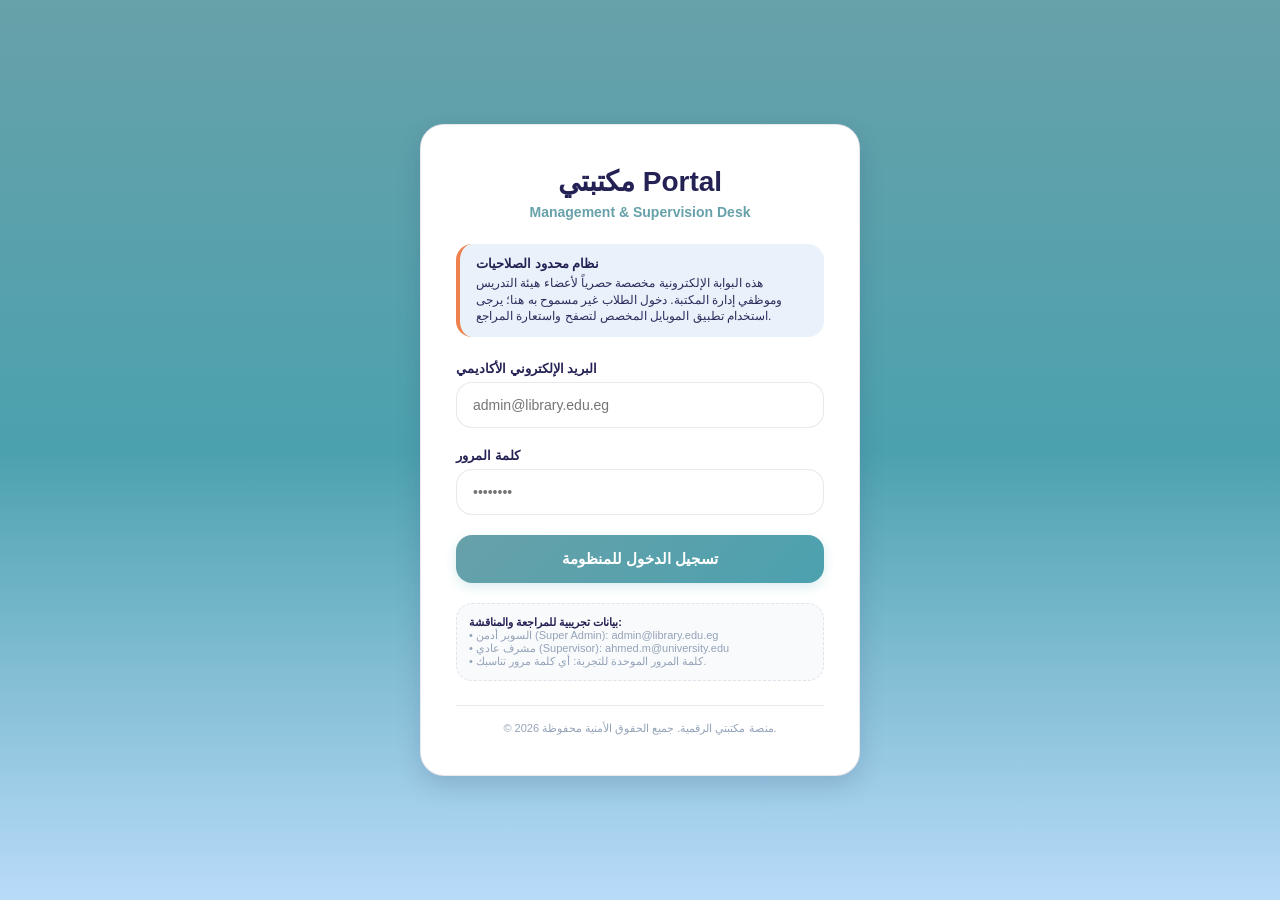
<file: index.html>
<!DOCTYPE html>
<html lang="en">
<head>
    <meta charset="UTF-8">
    <meta name="viewport" content="width=device-width, initial-scale=1.0">
    <title>Maktabti Portal - Login</title>
    <link rel="stylesheet" href="css/variables.css">
    <style>
        * {
            box-sizing: border-box;
            margin: 0;
            padding: 0;
            font-family: 'Segoe UI', Tahoma, Geneva, Verdana, sans-serif;
        }

        body {
            background: var(--gradient-of-screen);
            min-height: 100vh;
            display: flex;
            justify-content: center;
            align-items: center;
            padding: 20px;
        }

        .login-card {
            background-color: var(--auth-form-background);
            width: 100%;
            max-width: 440px;
            border-radius: var(--border-radius-lg);
            box-shadow: 0 10px 25px rgba(36, 34, 84, 0.15);
            padding: 40px 35px;
            border: 1px solid var(--border-color);
        }

        .login-header {
            text-align: center;
            margin-bottom: 24px;
        }

        .login-header h1 {
            color: var(--text-primary);
            font-size: 28px;
            font-weight: 700;
            margin-bottom: 6px;
        }

        .login-header p {
            color: var(--text-secondary);
            font-size: 14px;
            font-weight: 600;
        }

        .guardrail-warning {
            background-color: var(--card-background);
            border-left: 4px solid var(--orange);
            padding: 12px 16px;
            border-radius: var(--border-radius-md);
            margin-bottom: 24px;
        }

        .guardrail-warning h4 {
            color: var(--text-primary);
            font-size: 13px;
            font-weight: 700;
            margin-bottom: 4px;
            text-transform: uppercase;
        }

        .guardrail-warning p {
            color: var(--text-primary);
            font-size: 12px;
            line-height: 1.4;
            opacity: 0.95;
        }

        .form-group {
            margin-bottom: 20px;
        }

        .form-group label {
            display: block;
            color: var(--text-primary);
            font-size: 13px;
            font-weight: 700;
            margin-bottom: 6px;
        }

        .form-group input {
            width: 100%;
            height: 46px;
            background-color: var(--auth-form-background);
            border: 1px solid var(--border-color);
            border-radius: var(--border-radius-md);
            padding: 0 16px;
            color: var(--text-primary);
            font-size: 14px;
            outline: none;
            transition: border-color var(--transition-fast);
        }

        .form-group input:focus {
            border-color: var(--teal);
            box-shadow: 0 0 0 3px rgba(103, 161, 169, 0.15);
        }

        .btn-login {
            width: 100%;
            height: 48px;
            background: var(--primary-gradient);
            border: none;
            border-radius: var(--border-radius-md);
            color: var(--text-white);
            font-size: 15px;
            font-weight: 600;
            cursor: pointer;
            box-shadow: 0 4px 12px rgba(76, 161, 175, 0.2);
            transition: opacity var(--transition-fast);
        }

        .btn-login:hover {
            opacity: 0.95;
        }

        .demo-credentials-hint {
            margin-top: 20px;
            background: #f8fafc;
            border: 1px dashed var(--border-color);
            padding: 12px;
            border-radius: var(--border-radius-md);
            font-size: 11px;
            color: var(--text-hint);
        }

        .demo-credentials-hint strong {
            color: var(--text-primary);
        }

        .login-footer {
            text-align: center;
            margin-top: 24px;
            font-size: 11px;
            color: var(--text-hint);
            border-top: 1px solid var(--border-color);
            padding-top: 16px;
        }
    </style>
</head>
<body>

    <div class="login-card">
        <div class="login-header">
            <h1>مكتبتي Portal</h1>
            <p>Management & Supervision Desk</p>
        </div>

        <div class="guardrail-warning">
            <h4>نظام محدود الصلاحيات</h4>
            <p>هذه البوابة الإلكترونية مخصصة حصرياً لأعضاء هيئة التدريس وموظفي إدارة المكتبة. دخول الطلاب غير مسموح به هنا؛ يرجى استخدام تطبيق الموبايل المخصص لتصفح واستعارة المراجع.</p>
        </div>

        <form id="form-portal-login">
            <div class="form-group">
                <label for="txt-login-email">البريد الإلكتروني الأكاديمي</label>
                <input type="email" id="txt-login-email" placeholder="admin@library.edu.eg" required autocomplete="username">
            </div>

            <div class="form-group">
                <label for="txt-login-password">كلمة المرور</label>
                <input type="password" id="txt-login-password" placeholder="••••••••" required autocomplete="current-password">
            </div>

            <button type="submit" class="btn-login">تسجيل الدخول للمنظومة</button>
        </form>

        <div class="demo-credentials-hint">
            <strong>بيانات تجريبية للمراجعة والمناقشة:</strong><br>
            • السوبر أدمن (Super Admin): admin@library.edu.eg<br>
            • مشرف عادي (Supervisor): ahmed.m@university.edu<br>
            • كلمة المرور الموحدة للتجربة: أي كلمة مرور تناسبك.
        </div>

        <div class="login-footer">
            &copy; 2026 منصة مكتبتي الرقمية. جميع الحقوق الأمنية محفوظة.
        </div>
    </div>

    <!-- Core Database Bootstrap Layer -->
    <script src="js/database.js"></script>
    <script>
        document.getElementById('form-portal-login').addEventListener('submit', function(e) {
            e.preventDefault();
            
            const emailInput = document.getElementById('txt-login-email').value.trim().toLowerCase();
            
            // Query the unified state database engine to find the target profile record
            const accountRecord = MaktabtiDB.data.users.find(u => u.email.toLowerCase() === emailInput);

            if (!accountRecord) {
                alert("خطأ في المصادقة: هذا الحساب غير مسجل ضمن الطاقم الإداري للمكتبة.");
                return;
            }

            if (accountRecord.status === 'blocked' || accountRecord.status === 'inactive') {
                alert("وصول مرفوض: تم تجميد أو حظر هذا الحساب الإداري بواسطة الـ Super Admin لدواعي أمنية.");
                return;
            }

            // Bind matching account record straight into the operational currentSession state matrix
            MaktabtiDB.data.currentSession = {
                id: accountRecord.id,
                name: accountRecord.name,
                email: accountRecord.email,
                role: accountRecord.role
            };
            
            MaktabtiDB.save();
            
            // Divert operational routing paths to dashboard workspace
            window.location.href = 'pages/dashboard.html';
        });
    </script>
</body>
</html>
</file>
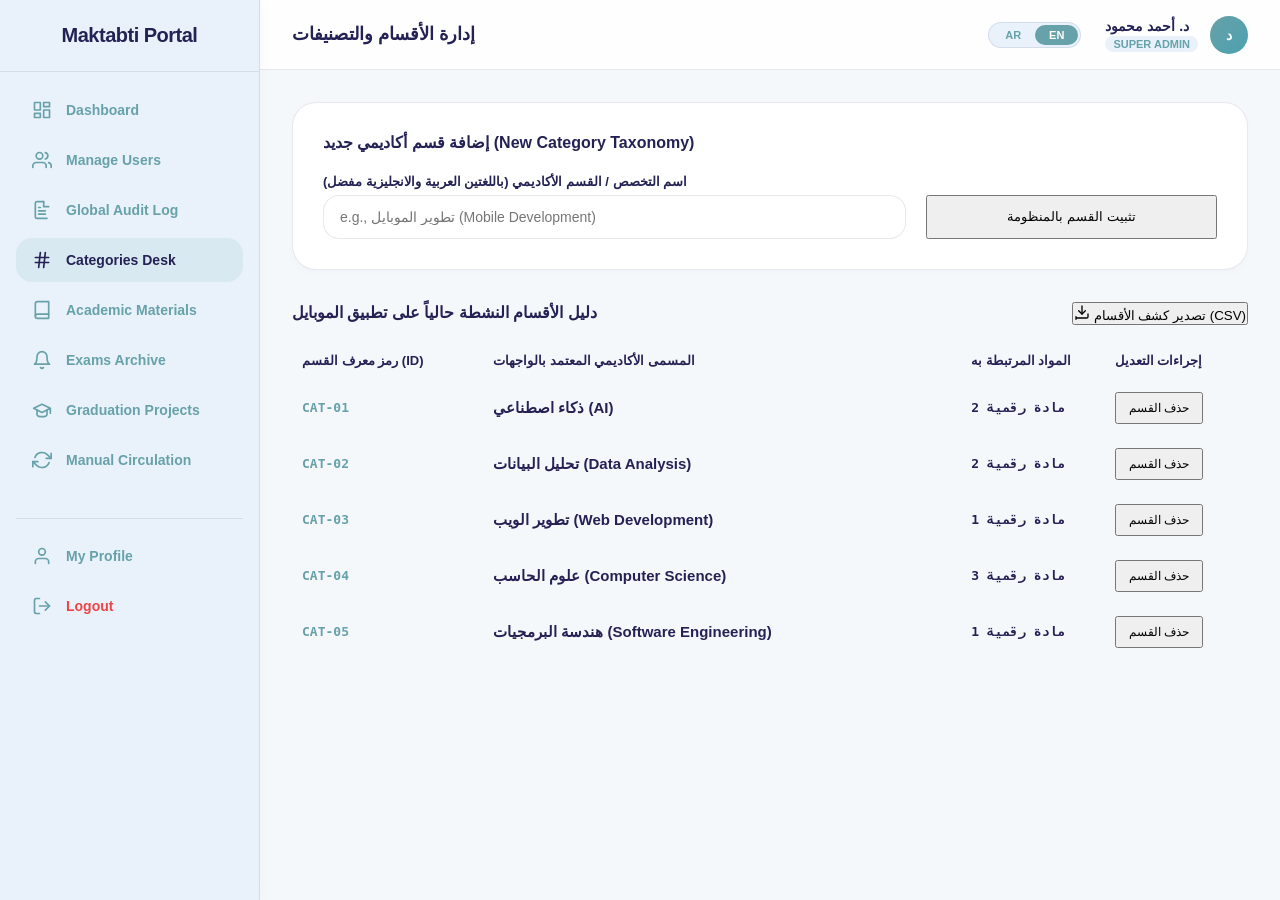
<file: pages/categories.html>
<!DOCTYPE html>
<html lang="en">
<head>
    <meta charset="UTF-8">
    <meta name="viewport" content="width=device-width, initial-scale=1.0">
    <title>إدارة الأقسام والتصنيفات - مكتبتي Portal</title>
    <!-- Core Cascading Stylesheets Import Modules -->
    <link rel="stylesheet" href="../css/variables.css">
    <link rel="stylesheet" href="../css/global.css">
    <link rel="stylesheet" href="../css/components.css">
    <link rel="stylesheet" href="../css/materials.css"> <!-- Reusing form grid layouts -->
</head>
<body>

    <div class="app-wrapper">
        <!-- Sidebar Navigation Element gets injected dynamically here via components.js -->

        <main class="main-content">
            <!-- Topbar Administration Header gets injected dynamically here via components.js -->

            <div class="page-container">
                
                <!-- 1. Unified Category Creation Form Card -->
                <div class="management-form-card">
                    <h3 style="margin-bottom: 20px; color: var(--dark-blue); font-size: 16px;">إضافة قسم أكاديمي جديد (New Category Taxonomy)</h3>
                    <form id="form-add-category">
                        <div class="form-grid-layout" style="grid-template-columns: 2fr 1fr; align-items: flex-end;">
                            <div class="input-field-block">
                                <label for="txt-category-name">اسم التخصص / القسم الأكاديمي (باللغتين العربية والانجليزية مفضل)</label>
                                <input type="text" id="txt-category-name" class="input-element" placeholder="e.g., تطوير الموبايل (Mobile Development)" required>
                            </div>
                            <div class="input-field-block">
                                <button type="submit" class="btn btn-primary" style="width: 100%; height: 44px;">تثبيت القسم بالمنظومة</button>
                            </div>
                        </div>
                    </form>
                </div>

                <!-- 2. Section Subheader Context Grid -->
                <div style="display: flex; align-items: center; justify-content: space-between; margin: 32px 0 16px 0;">
                    <h3 style="font-size: 16px; color: var(--text-primary);">دليل الأقسام النشطة حالياً على تطبيق الموبايل</h3>
                    <button id="btn-export-categories" class="btn btn-secondary">
                        <svg xmlns="http://www.w3.org/2000/svg" width="16" height="16" viewBox="0 0 24 24" fill="none" stroke="currentColor" stroke-width="2" stroke-linecap="round" stroke-linejoin="round"><path d="M21 15v4a2 2 0 0 1-2 2H5a2 2 0 0 1-2-2v4"></path><polyline points="7 10 12 15 17 10"></polyline><line x1="12" y1="15" x2="12" y2="3"></line></svg>
                        تصدير كشف الأقسام (CSV)
                    </button>
                </div>

                <!-- 3. Dynamic Category Management Grid Matrix -->
                <div class="table-responsive-wrapper">
                    <table class="custom-data-table">
                        <thead>
                            <tr>
                                <th style="width: 20%;">رمز معرف القسم (ID)</th>
                                <th style="width: 50%;">المسمى الأكاديمي المعتمد بالواجهات</th>
                                <th style="width: 15%;">المواد المرتبطة به</th>
                                <th style="width: 15%;">إجراءات التعديل</th>
                            </tr>
                        </thead>
                        <tbody id="tbody-categories-ledger">
                            <!-- Injected dynamically by localized DOM scripts below -->
                        </tbody>
                    </table>
                </div>

            </div>
        </main>
    </div>

    <!-- Core Application Dependency Engine Scripts Hooking Layers -->
    <script src="../js/database.js"></script>
    <script src="../js/router.js"></script>
    <script src="../js/components.js"></script>
    
    <!-- Localized Logic Controller for Category Taxonomies Matrix -->
    <script>
        const MaktabtiCategoriesManager = {
            init: function() {
                this.renderCategoriesTable();
                this.bindEvents();
            },

            renderCategoriesTable: function() {
                const tableBody = document.getElementById('tbody-categories-ledger');
                if (!tableBody) return;

                tableBody.innerHTML = '';
                const categories = MaktabtiDB.data.categories;

                if (categories.length === 0) {
                    tableBody.innerHTML = `<tr><td colspan="4" class="text-center" style="color: var(--text-hint); padding: 30px;">لا توجد أقسام مسجلة حالياً بالمنظومة.</td></tr>`;
                    return;
                }

                categories.forEach(cat => {
                    // Compute total associated materials dynamically to safeguard against broken assets references
                    const tiedCount = MaktabtiDB.data.materials.filter(m => m.categories.includes(cat.id)).length;
                    
                    const trRow = document.createElement('tr');
                    trRow.innerHTML = `
                        <td><span style="font-family: monospace; font-weight:700; color: var(--text-secondary);">${cat.id}</span></td>
                        <td><div style="font-weight: 700; color: var(--text-primary); font-size:15px;">${cat.name}</div></td>
                        <td><span style="font-family: monospace; font-weight:700;">${tiedCount} مادة رقمية</span></td>
                        <td>
                            <button class="btn btn-secondary" style="height:32px; padding:0 12px; font-size:12px;" onclick="MaktabtiCategoriesManager.deleteCategory('${cat.id}', ${tiedCount})">حذف القسم</button>
                        </td>
                    `;
                    tableBody.appendChild(trRow);
                });
            },

            deleteCategory: function(id, childCount) {
                // Safeguard Constraint: Block destruction operations if the category contains active digital books
                if (childCount > 0) {
                    alert(`قيد حماية حتمي: لا يمكن حذف هذا القسم لاحتوائه على (${childCount}) من المواد الأكاديمية النشطة. قم بنقل المواد أو حذفها أولاً لتفريغ التصنيف.`);
                    return;
                }

                if (!confirm("هل أنت متأكد من رغبتك في حذف هذا القسم النهائي من سجلات التصنيف بالكامل؟")) return;

                const oldState = MaktabtiDB.data.categories.find(c => c.id === id);
                MaktabtiDB.data.categories = MaktabtiDB.data.categories.filter(c => c.id !== id);
                
                MaktabtiDB.save();
                MaktabtiDB.logAction("حذف قسم أكاديمي", oldState, null);
                
                this.renderCategoriesTable();
            },

            bindEvents: function() {
                const form = document.getElementById('form-add-category');
                if (form) {
                    form.addEventListener('submit', (e) => {
                        e.preventDefault();

                        const inputName = document.getElementById('txt-category-name').value.trim();

                        const newCatPayload = {
                            id: "CAT-" + String(MaktabtiDB.data.categories.length + 1).padStart(2, '0'),
                            name: inputName
                        };

                        MaktabtiDB.data.categories.push(newCatPayload);
                        MaktabtiDB.save();
                        
                        MaktabtiDB.logAction("إنشاء قسم تصنيفي جديد", null, newCatPayload);

                        form.reset();
                        this.renderCategoriesTable();
                        alert("تم إدراج القسم وتحديث الواجهات البرمجة لتطبيق الموبايل فورا.");
                    });
                }

                // Bind CSV Spreadsheet Serialization Trigger
                const exportBtn = document.getElementById('btn-export-categories');
                if (exportBtn) {
                    exportBtn.addEventListener('click', () => {
                        const headers = ["Category ID", "Taxonomy Classification Name"];
                        const rows = MaktabtiDB.data.categories.map(c => [c.id, c.name]);
                        MaktabtiDB.exportToCSV("library_categories_directory", headers, rows);
                    });
                }
            }
        };

        // Bootstrap script routine when structural threads join window scope
        document.addEventListener('DOMContentLoaded', () => {
            MaktabtiCategoriesManager.init();
        });
    </script>
</body>
</html>
</file>
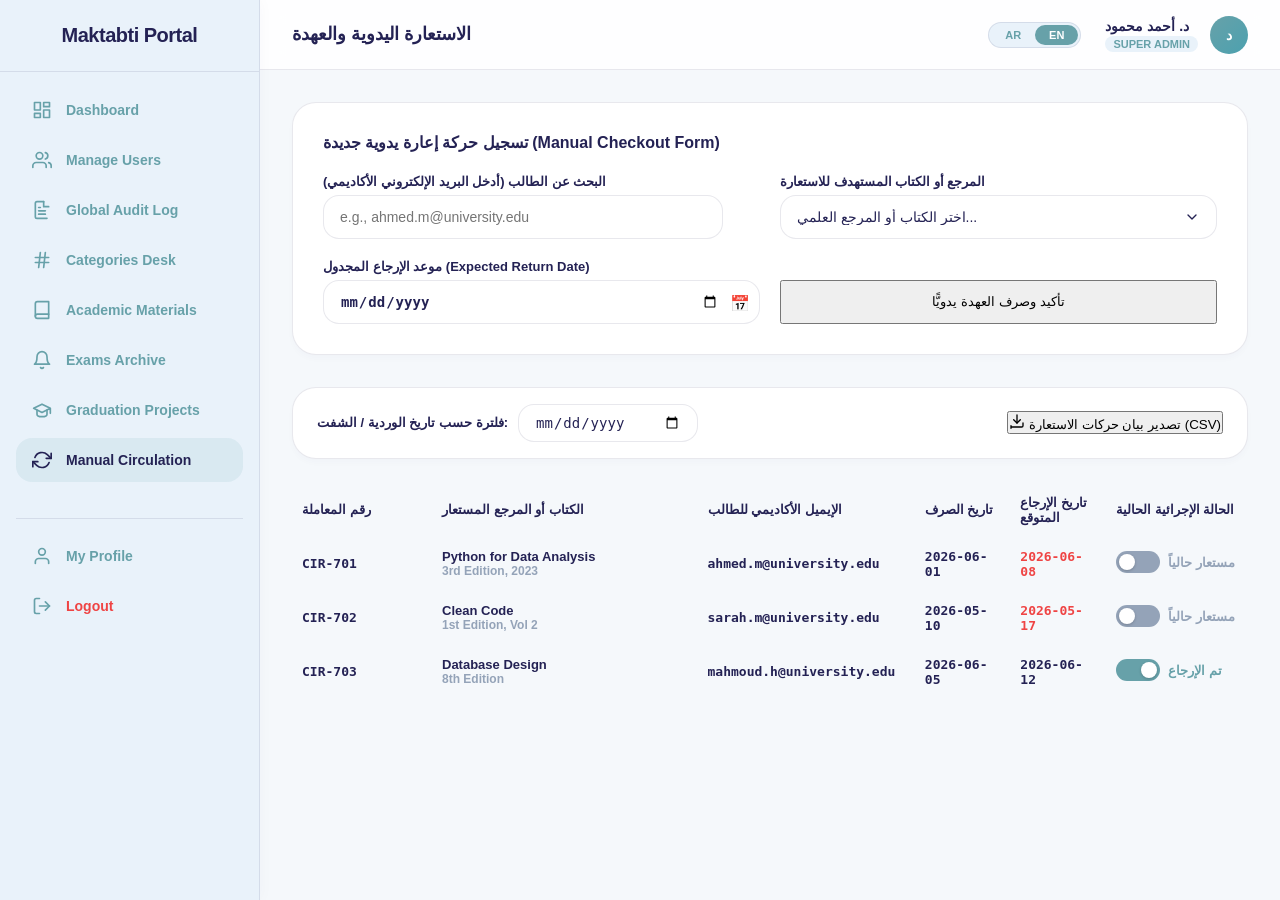
<file: pages/circulation.html>
<!DOCTYPE html>
<html lang="en">
<head>
    <meta charset="UTF-8">
    <meta name="viewport" content="width=device-width, initial-scale=1.0">
    <title>الاستعارة اليدوية والعهدة - مكتبتي Portal</title>
    <!-- Core Cascading Stylesheets Import Modules -->
    <link rel="stylesheet" href="../css/variables.css">
    <link rel="stylesheet" href="../css/global.css">
    <link rel="stylesheet" href="../css/components.css">
    <link rel="stylesheet" href="../css/materials.css"> <!-- Reusing form grid system layouts -->
    <link rel="stylesheet" href="../css/circulation.css">
</head>
<body>

    <div class="app-wrapper">
        <!-- Sidebar Navigation Element gets injected dynamically here via components.js -->

        <main class="main-content">
            <!-- Topbar Administration Header gets injected dynamically here via components.js -->

            <div class="page-container">
                
                <!-- 1. Manual Desk Workspace Control Layout Card -->
                <div class="management-form-card">
                    <h3 style="margin-bottom: 20px; color: var(--dark-blue); font-size: 16px;">تسجيل حركة إعارة يدوية جديدة (Manual Checkout Form)</h3>
                    <form id="form-manual-checkout">
                        <div class="form-grid-layout">
                            
                            <!-- Deterministic Student Academic Email Search Field -->
                            <div class="input-field-block search-lookup-box">
                                <label for="txt-student-lookup">البحث عن الطالب (أدخل البريد الإلكتروني الأكاديمي)</label>
                                <input type="text" id="txt-student-lookup" class="input-element" placeholder="e.g., ahmed.m@university.edu" required autocomplete="off">
                                <!-- Target node for async dropdown autocomplete results matrix -->
                                <div id="div-lookup-results" class="deterministic-lookup-results hidden"></div>
                            </div>

                            <!-- Manual Asset Dropdown Selector List -->
                            <div class="input-field-block">
                                <label for="sel-circulation-book">المرجع أو الكتاب المستهدف للاستعارة</label>
                                <select id="sel-circulation-book" class="input-element select-element" required>
                                    <!-- Populated dynamically by circulation.js engine -->
                                </select>
                            </div>

                            <!-- Manual Expected Return Date Picker -->
                            <div class="input-field-block">
                                <label for="txt-expected-return">موعد الإرجاع المجدول (Expected Return Date)</label>
                                <div class="manual-date-picker-wrapper">
                                    <input type="date" id="txt-expected-return" class="input-element manual-date-input" required>
                                    <span class="calendar-input-icon">📅</span>
                                </div>
                            </div>

                            <div class="input-field-block" style="justify-content: flex-end;">
                                <button type="submit" class="btn btn-primary" style="width: 100%; height: 44px;">تأكيد وصرف العهدة يدويًّا</button>
                            </div>

                        </div>
                    </form>
                </div>

                <!-- 2. Shift Filters & CSV Processing Toolbar -->
                <div class="desk-header-filters" style="margin-top: 32px;">
                    <div style="display: flex; gap: 16px; align-items: center; flex-wrap: wrap;">
                        <div class="input-field-block" style="flex-direction: row; align-items: center; gap: 10px;">
                            <label style="white-space: nowrap; margin: 0; font-weight: 700;">فلترة حسب تاريخ الوردية / الشفت:</label>
                            <input type="date" id="txt-shift-date-filter" class="input-element" style="width: 180px; height: 38px; font-family: monospace;">
                        </div>
                    </div>
                    
                    <button id="btn-export-circulation" class="btn btn-secondary">
                        <svg xmlns="http://www.w3.org/2000/svg" width="16" height="16" viewBox="0 0 24 24" fill="none" stroke="currentColor" stroke-width="2" stroke-linecap="round" stroke-linejoin="round"><path d="M21 15v4a2 2 0 0 1-2 2H5a2 2 0 0 1-2-2v4"></path><polyline points="7 10 12 15 17 10"></polyline><line x1="12" y1="15" x2="12" y2="3"></line></svg>
                        تصدير بيان حركات الاستعارة (CSV)
                    </button>
                </div>

                <!-- 3. Dynamic Manual Circulation Ledger Grid Matrix -->
                <div class="table-responsive-wrapper" style="margin-top: 24px;">
                    <table class="custom-data-table">
                        <thead>
                            <tr>
                                <th style="width: 12%;">رقم المعاملة</th>
                                <th style="width: 33%;">الكتاب أو المرجع المستعار</th>
                                <th style="width: 23%;">الإيميل الأكاديمي للطالب</th>
                                <th style="width: 11%;">تاريخ الصرف</th>
                                <th style="width: 11%;">تاريخ الإرجاع المتوقع</th>
                                <th style="width: 10%;">الحالة الإجرائية الحالية</th>
                            </tr>
                        </thead>
                        <tbody id="tbody-circulation">
                            <!-- Injected dynamically with active transaction rows by circulation.js -->
                        </tbody>
                    </table>
                </div>

            </div>
        </main>
    </div>

    <!-- Core Application Dependency Engine Scripts Hooking Layers -->
    <script src="../js/database.js"></script>
    <script src="../js/router.js"></script>
    <script src="../js/components.js"></script>
    <script src="../js/circulation.js"></script>
</body>
</html>
</file>
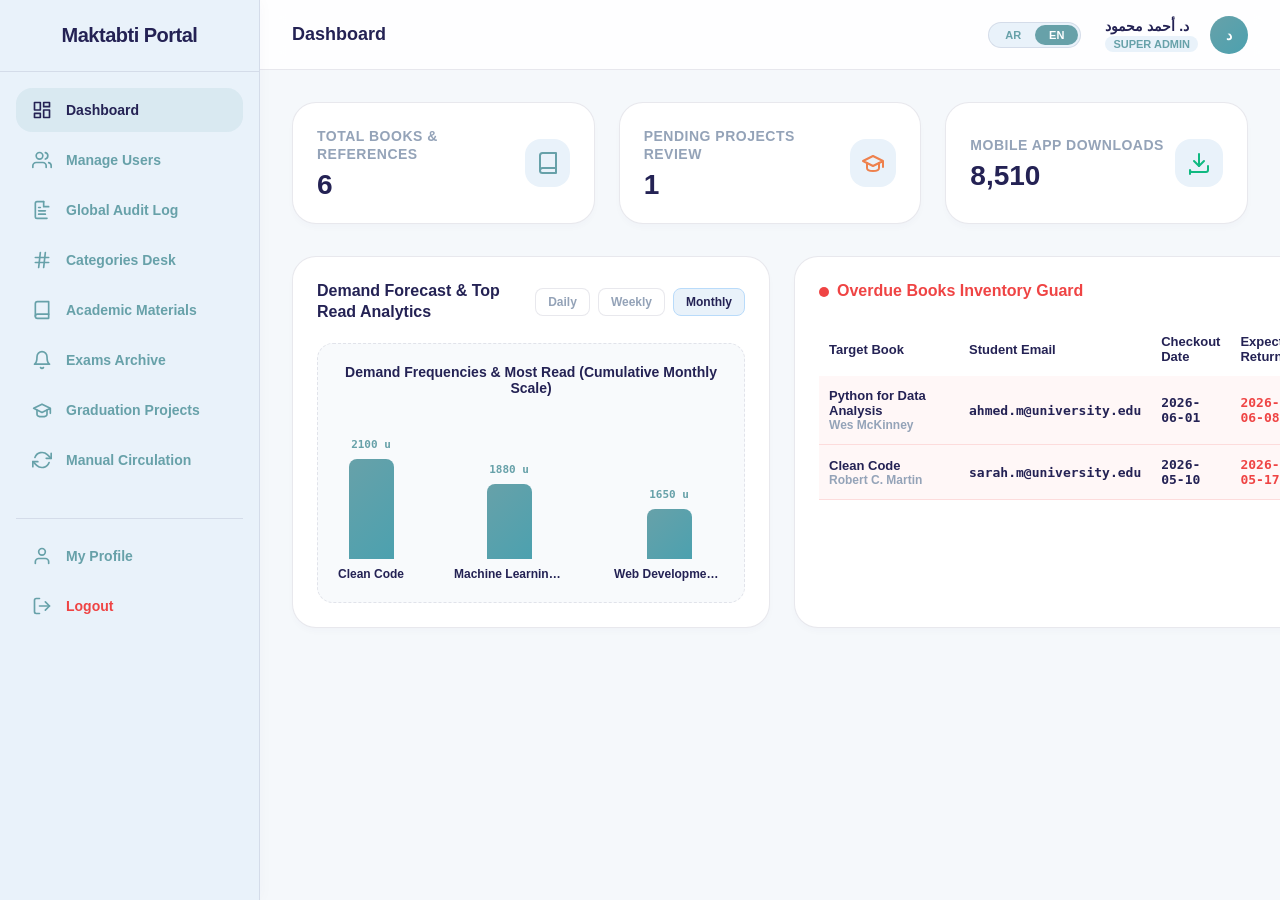
<file: pages/dashboard.html>
<!DOCTYPE html>
<html lang="en">
<head>
    <meta charset="UTF-8">
    <meta name="viewport" content="width=device-width, initial-scale=1.0">
    <title>Dashboard - Maktabti Portal</title>
    <link rel="stylesheet" href="../css/variables.css">
    <link rel="stylesheet" href="../css/global.css">
    <link rel="stylesheet" href="../css/components.css">
    <link rel="stylesheet" href="../css/dashboard.css">
</head>
<body>

    <div class="app-wrapper">
        <main class="main-content">
            <div class="page-container">
                
                <div class="dashboard-metrics-grid">
                    
                    <div class="metric-card">
                        <div class="metric-info">
                            <h3 data-i18n="total_books">Total Books & References</h3>
                            <div class="metric-number" id="lbl-metric-books">0</div>
                        </div>
                        <div class="metric-icon-box">
                            <svg xmlns="http://www.w3.org/2000/svg" width="24" height="24" viewBox="0 0 24 24" fill="none" stroke="currentColor" stroke-width="2" stroke-linecap="round" stroke-linejoin="round"><path d="M4 19.5A2.5 2.5 0 0 1 6.5 17H20"></path><path d="M4 4.5A2.5 2.5 0 0 1 6.5 2H20v20H6.5A2.5 2.5 0 0 1 4 19.5z"></path></svg>
                        </div>
                    </div>

                    <div class="metric-card">
                        <div class="metric-info">
                            <h3 data-i18n="pending_projects">Pending Projects Review</h3>
                            <div class="metric-number" id="lbl-metric-projects">0</div>
                        </div>
                        <div class="metric-icon-box" style="color: var(--orange);">
                            <svg xmlns="http://www.w3.org/2000/svg" width="24" height="24" viewBox="0 0 24 24" fill="none" stroke="currentColor" stroke-width="2" stroke-linecap="round" stroke-linejoin="round"><path d="M22 10v6M2 10l10-5 10 5-10 5z"></path><path d="M6 12v5c0 2 2 3 6 3s6-1 6-3v-5"></path></svg>
                        </div>
                    </div>

                    <div class="metric-card">
                        <div class="metric-info">
                            <h3 data-i18n="mobile_downloads">Mobile App Downloads</h3>
                            <div class="metric-number" id="lbl-metric-downloads">0</div>
                        </div>
                        <div class="metric-icon-box" style="color: #10b981;">
                            <svg xmlns="http://www.w3.org/2000/svg" width="24" height="24" viewBox="0 0 24 24" fill="none" stroke="currentColor" stroke-width="2" stroke-linecap="round" stroke-linejoin="round"><path d="M21 15v4a2 2 0 0 1-2 2H5a2 2 0 0 1-2-2v4"></path><polyline points="7 10 12 15 17 10"></polyline><line x1="12" y1="15" x2="12" y2="3"></line></svg>
                        </div>
                    </div>

                </div>

                <div class="dashboard-analytics-section">
                    
                    <div class="chart-container-card">
                        <div class="chart-card-header">
                            <h3 data-i18n="demand_forecast">Demand Forecast & Top Read Analytics</h3>
                            <div class="chart-time-filters">
                                <button class="filter-chip" data-window="daily" data-i18n="daily">Daily</button>
                                <button class="filter-chip" data-window="weekly" data-i18n="weekly">Weekly</button>
                                <button class="filter-chip active" data-window="monthly" data-i18n="monthly">Monthly</button>
                            </div>
                        </div>
                        <div id="canvas-demand-chart" class="mock-chart-canvas">
                            Analyzing systemic resource telemetry matrix...
                        </div>
                    </div>

                    <div class="overdue-alerts-card">
                        <div class="overdue-header">
                            <h3 style="color: var(--error-red); display: flex; align-items: center; gap: 8px;">
                                <span style="display:inline-block; width:10px; height:10px; background-color: var(--error-red); border-radius:50%; animation: pulse 1.5s infinite;"></span>
                                <span data-i18n="overdue_monitor">Overdue Books Inventory Guard</span>
                            </h3>
                        </div>
                        <div class="table-responsive-wrapper">
                            <table class="custom-data-table">
                                <thead>
                                    <tr>
                                        <th data-i18n="th_book">Target Book</th>
                                        <th data-i18n="th_email">Student Email</th>
                                        <th data-i18n="th_checkout">Checkout Date</th>
                                        <th data-i18n="th_expected">Expected Return</th>
                                        <th data-i18n="th_gap">Delay Gap</th>
                                    </tr>
                                </thead>
                                <tbody id="tbody-overdue-alerts">
                                    </tbody>
                            </table>
                        </div>
                    </div>

                </div>

            </div>
        </main>
    </div>

    <script src="../js/database.js"></script>
    <script src="../js/router.js"></script>
    <script src="../js/components.js"></script>
    <script src="../js/dashboard.js"></script>
</body>
</html>
</file>
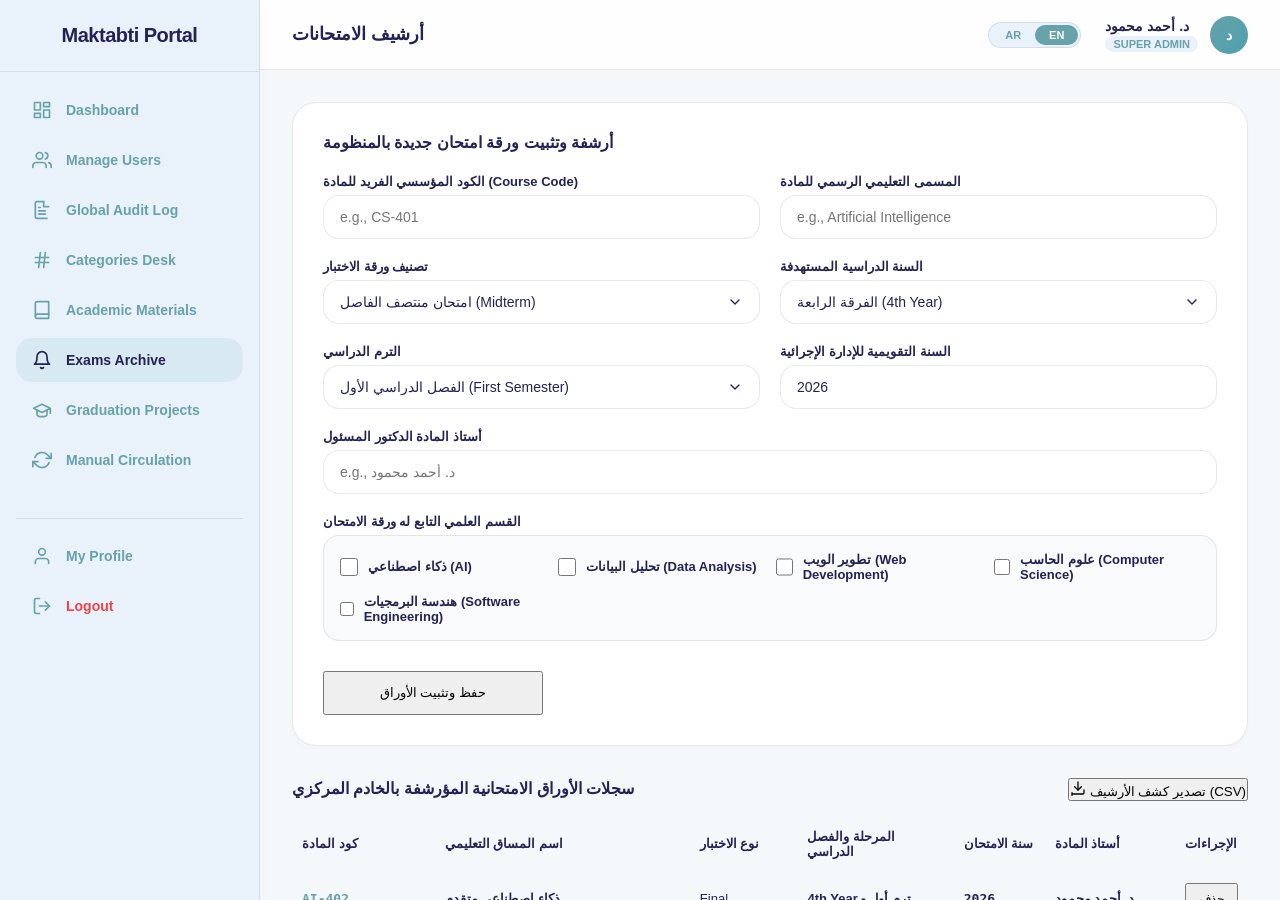
<file: pages/exams.html>
<!DOCTYPE html>
<html lang="en">
<head>
    <meta charset="UTF-8">
    <meta name="viewport" content="width=device-width, initial-scale=1.0">
    <title>أرشيف الامتحانات - مكتبتي Portal</title>
    <!-- Core Cascading Stylesheets Import Modules -->
    <link rel="stylesheet" href="../css/variables.css">
    <link rel="stylesheet" href="../css/global.css">
    <link rel="stylesheet" href="../css/components.css">
    <link rel="stylesheet" href="../css/materials.css"> <!-- Reusing form grid layouts -->
</head>
<body>

    <div class="app-wrapper">
        <!-- Sidebar Navigation Element gets injected dynamically here via components.js -->

        <main class="main-content">
            <!-- Topbar Administration Header gets injected dynamically here via components.js -->

            <div class="page-container">
                
                <!-- 1. Unified Examination Archiving Form Card -->
                <div class="management-form-card">
                    <h3 style="margin-bottom: 20px; color: var(--dark-blue); font-size: 16px;">أرشفة وتثبيت ورقة امتحان جديدة بالمنظومة</h3>
                    <form id="form-add-exam">
                        <div class="form-grid-layout">
                            <div class="input-field-block">
                                <label for="txt-exam-code">الكود المؤسسي الفريد للمادة (Course Code)</label>
                                <input type="text" id="txt-exam-code" class="input-element" placeholder="e.g., CS-401" required>
                            </div>
                            <div class="input-field-block">
                                <label for="txt-exam-name">المسمى التعليمي الرسمي للمادة</label>
                                <input type="text" id="txt-exam-name" class="input-element" placeholder="e.g., Artificial Intelligence" required>
                            </div>
                            <div class="input-field-block">
                                <label for="sel-exam-type">تصنيف ورقة الاختبار</label>
                                <select id="sel-exam-type" class="input-element select-element" required>
                                    <option value="Midterm" selected>امتحان منتصف الفاصل (Midterm)</option>
                                    <option value="Final">امتحان نهاية الفاصل (Final Exam)</option>
                                    <option value="Quiz">اختبار قصير / عملي</option>
                                </select>
                            </div>
                            <div class="input-field-block">
                                <label for="sel-exam-year">السنة الدراسية المستهدفة</label>
                                <select id="sel-exam-year" class="input-element select-element" required>
                                    <option value="1st Year">الفرقة الأولى (1st Year)</option>
                                    <option value="2nd Year">الفرقة الثانية (2nd Year)</option>
                                    <option value="3rd Year">الفرقة الثالثة (3rd Year)</option>
                                    <option value="4th Year" selected>الفرقة الرابعة (4th Year)</option>
                                </select>
                            </div>
                            <div class="input-field-block">
                                <label for="sel-exam-semester">الترم الدراسي</label>
                                <select id="sel-exam-semester" class="input-element select-element" required>
                                    <option value="First Semester" selected>الفصل الدراسي الأول (First Semester)</option>
                                    <option value="Second Semester">الفصل الدراسي الثاني (Second Semester)</option>
                                </select>
                            </div>
                            <div class="input-field-block">
                                <label for="txt-exam-cal-year">السنة التقويمية للإدارة الإجرائية</label>
                                <input type="number" id="txt-exam-cal-year" class="input-element" value="2026" min="2020" max="2030" required>
                            </div>
                            <div class="input-field-block form-full-width">
                                <label for="txt-exam-instructor">أستاذ المادة الدكتور المسئول</label>
                                <input type="text" id="txt-exam-instructor" class="input-element" placeholder="e.g., د. أحمد محمود" required>
                            </div>
                            <div class="input-field-block form-full-width">
                                <label>القسم العلمي التابع له ورقة الامتحان</label>
                                <!-- Programmatic Target Node for Dynamic Checkbox Matrix Construction -->
                                <div id="div-exam-categories" class="checkbox-matrix-container">
                                    <!-- Populated dynamically by materials.js logic -->
                                </div>
                            </div>
                            <div class="input-field-block form-full-width" style="display: flex; justify-content: flex-end; margin-top: 10px;">
                                <button type="submit" class="btn btn-primary" style="height: 44px; width: 220px;">حفظ وتثبيت الأوراق</button>
                            </div>
                        </div>
                    </form>
                </div>

                <!-- 2. Section Subheader Control Block -->
                <div style="display: flex; align-items: center; justify-content: space-between; margin: 32px 0 16px 0;">
                    <h3 style="font-size: 16px; color: var(--text-primary);">سجلات الأوراق الامتحانية المؤرشفة بالخادم المركزي</h3>
                    <button id="btn-export-exams" class="btn btn-secondary">
                        <svg xmlns="http://www.w3.org/2000/svg" width="16" height="16" viewBox="0 0 24 24" fill="none" stroke="currentColor" stroke-width="2" stroke-linecap="round" stroke-linejoin="round"><path d="M21 15v4a2 2 0 0 1-2 2H5a2 2 0 0 1-2-2v4"></path><polyline points="7 10 12 15 17 10"></polyline><line x1="12" y1="15" x2="12" y2="3"></line></svg>
                        تصدير كشف الأرشيف (CSV)
                    </button>
                </div>

                <!-- 3. Dynamic Archive Records Table Layer -->
                <div class="table-responsive-wrapper">
                    <table class="custom-data-table">
                        <thead>
                            <tr>
                                <th style="width: 15%;">كود المادة</th>
                                <th style="width: 30%;">اسم المساق التعليمي</th>
                                <th style="width: 12%;">نوع الاختبار</th>
                                <th style="width: 18%;">المرحلة والفصل الدراسي</th>
                                <th style="width: 10%;">سنة الامتحان</th>
                                <th style="width: 15%;">أستاذ المادة</th>
                                <th style="width: 10%;">الإجراءات</th>
                            </tr>
                        </thead>
                        <tbody id="tbody-exams">
                            <!-- Injected dynamically with structural test row models by materials.js -->
                        </tbody>
                    </table>
                </div>

            </div>
        </main>
    </div>

    <!-- Core Application Dependency Engine Scripts Hooking Layers -->
    <script src="../js/database.js"></script>
    <script src="../js/router.js"></script>
    <script src="../js/components.js"></script>
    <script src="../js/materials.js"></script>
</body>
</html>
</file>
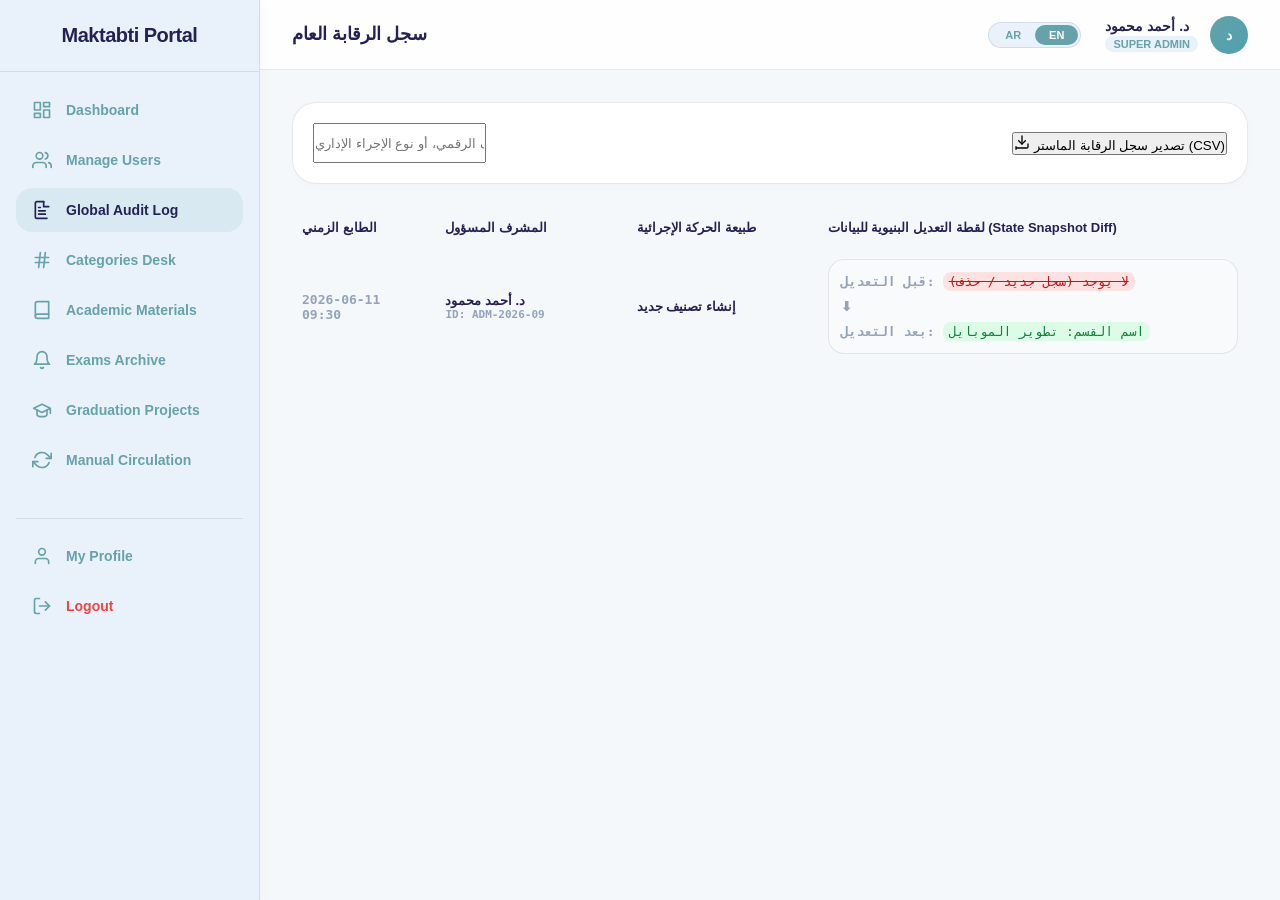
<file: pages/global-audit.html>
<!DOCTYPE html>
<html lang="en">
<head>
    <meta charset="UTF-8">
    <meta name="viewport" content="width=device-width, initial-scale=1.0">
    <title>سجل الرقابة العام - مكتبتي Portal</title>
    <link rel="stylesheet" href="../css/variables.css">
    <link rel="stylesheet" href="../css/global.css">
    <link rel="stylesheet" href="../css/components.css">
    <link rel="stylesheet" href="../css/management.css">
</head>
<body>

    <div class="app-wrapper">
        <main class="main-content">
            <div class="page-container">
                
                <div class="management-control-bar" style="background: #fff; padding: 20px; border-radius: var(--border-radius-lg); border: 1px solid var(--border-color); box-shadow: 0 4px 6px rgba(36, 34, 84, 0.02);">
                    <div class="search-filter-group">
                        <input type="text" id="txt-search-audit" class="input-element" style="max-width: 450px; height: 40px;" placeholder="البحث باسم المشرف، المعرف الرقمي، أو نوع الإجراء الإداري...">
                    </div>
                    <button id="btn-export-audit" class="btn btn-secondary">
                        <svg xmlns="http://www.w3.org/2000/svg" width="16" height="16" viewBox="0 0 24 24" fill="none" stroke="currentColor" stroke-width="2" stroke-linecap="round" stroke-linejoin="round"><path d="M21 15v4a2 2 0 0 1-2 2H5a2 2 0 0 1-2-2v4"></path><polyline points="7 10 12 15 17 10"></polyline><line x1="12" y1="15" x2="12" y2="3"></line></svg>
                        تصدير سجل الرقابة الماستر (CSV)
                    </button>
                </div>

                <div class="table-responsive-wrapper" style="margin-top: 24px;">
                    <table class="custom-data-table">
                        <thead>
                            <tr>
                                <th style="width: 15%;">الطابع الزمني</th>
                                <th style="width: 20%;">المشرف المسؤول</th>
                                <th style="width: 20%;">طبيعة الحركة الإجرائية</th>
                                <th style="width: 45%;">لقطة التعديل البنيوية للبيانات (State Snapshot Diff)</th>
                            </tr>
                        </thead>
                        <tbody id="tbody-audit-master-ledger">
                            </tbody>
                    </table>
                </div>

            </div>
        </main>
    </div>

    <script src="../js/database.js"></script>
    <script src="../js/router.js"></script>
    <script src="../js/components.js"></script>
    
    <script>
        const MaktabtiAuditManager = {
            init: function() {
                this.renderAuditTable();
                this.bindEvents();
            },

            renderAuditTable: function(filterQuery = '') {
                const tableBody = document.getElementById('tbody-audit-master-ledger');
                if (!tableBody) return;

                tableBody.innerHTML = '';
                const query = filterQuery.toLowerCase().trim();

                // Stream rows from the central state engine
                const logs = MaktabtiDB.data.auditLogs;

                // Apply fuzzy filtering matches across admin credentials or action categories
                const filteredLogs = logs.filter(log => 
                    log.adminName.toLowerCase().includes(query) ||
                    log.adminId.toLowerCase().includes(query) ||
                    log.action.toLowerCase().includes(query)
                );

                if (filteredLogs.length === 0) {
                    tableBody.innerHTML = `<tr><td colspan="4" class="text-center" style="color: var(--text-hint); padding: 30px;">لا توجد حركات تعديل مسجلة في النظام مطابقة لمعايير البحث الحالية.</td></tr>`;
                    return;
                }

                filteredLogs.forEach(log => {
                    const trRow = document.createElement('tr');
                    
                    // Parse underlying serialized state strings safely for presentation
                    let formattedOldState = this.cleanJsonForDisplay(log.oldState);
                    let formattedNewState = this.cleanJsonForDisplay(log.newState);

                    trRow.innerHTML = `
                        <td><span class="audit-meta-timestamp">${log.timestamp}</span></td>
                        <td>
                            <div style="font-weight: 700; color: var(--text-primary);">${log.adminName}</div>
                            <div style="font-size: 11px; font-family: monospace; color: var(--text-hint); font-weight: 600;">ID: ${log.adminId}</div>
                        </td>
                        <td><span style="font-weight: 700; color: var(--dark-blue); font-size: 13px;">${log.action}</span></td>
                        <td>
                            <div class="state-diff-viewer-panel">
                                <div class="diff-state-row">
                                    <span class="diff-label">قبل التعديل:</span>
                                    <span class="diff-value-old">${formattedOldState}</span>
                                </div>
                                <div class="diff-arrow-indicator">⬇</div>
                                <div class="diff-state-row">
                                    <span class="diff-label">بعد التعديل:</span>
                                    <span class="diff-value-new">${formattedNewState}</span>
                                </div>
                            </div>
                        </td>
                    `;

                    tableBody.appendChild(trRow);
                });
            },

            // Utility method to parse stringified database snapshots into clean interface tokens
            cleanJsonForDisplay: function(jsonStr) {
                if (!jsonStr || jsonStr === "N/A") return "لا يوجد (سجل جديد / حذف)";
                try {
                    const parsed = JSON.parse(jsonStr);
                    
                    // Extract core metadata identifiers to provide contextual clarity without text overflow
                    if (parsed.title) return `العنوان: ${parsed.title} (${parsed.id || ''})`;
                    if (parsed.name) return `الاسم: ${parsed.name} (${parsed.id || ''})`;
                    if (parsed.courseCode) return `كود المادة: ${parsed.courseCode} - ${parsed.courseName || ''}`;
                    if (parsed.bookId) return `حركة إعارة لكتاب: ${parsed.bookId} للمستعير: ${parsed.studentEmail}`;
                    
                    return jsonStr;
                } catch (e) {
                    return jsonStr;
                }
            },

            bindEvents: function() {
                // Connect lookups query inputs to internal table filter loops
                const searchInput = document.getElementById('txt-search-audit');
                if (searchInput) {
                    searchInput.addEventListener('input', (e) => this.renderAuditTable(e.target.value));
                }

                // Bind Master System Audit Spreadsheet Export Action Routing
                const exportBtn = document.getElementById('btn-export-audit');
                if (exportBtn) {
                    exportBtn.addEventListener('click', () => {
                        const headers = ["Timestamp Log", "Administrator ID", "Staff Name", "Action Performed", "Raw Pre-Mutation State", "Raw Post-Mutation State"];
                        const rows = MaktabtiDB.data.auditLogs.map(l => [l.timestamp, l.adminId, l.adminName, l.action, l.oldState, l.newState]);
                        MaktabtiDB.exportToCSV("master_system_audit_trail", headers, rows);
                    });
                }
            }
        };

        // Trigger bootstrap initialization when page resources fully bind
        document.addEventListener('DOMContentLoaded', () => {
            MaktabtiAuditManager.init();
        });
    </script>
</body>
</html>
</file>
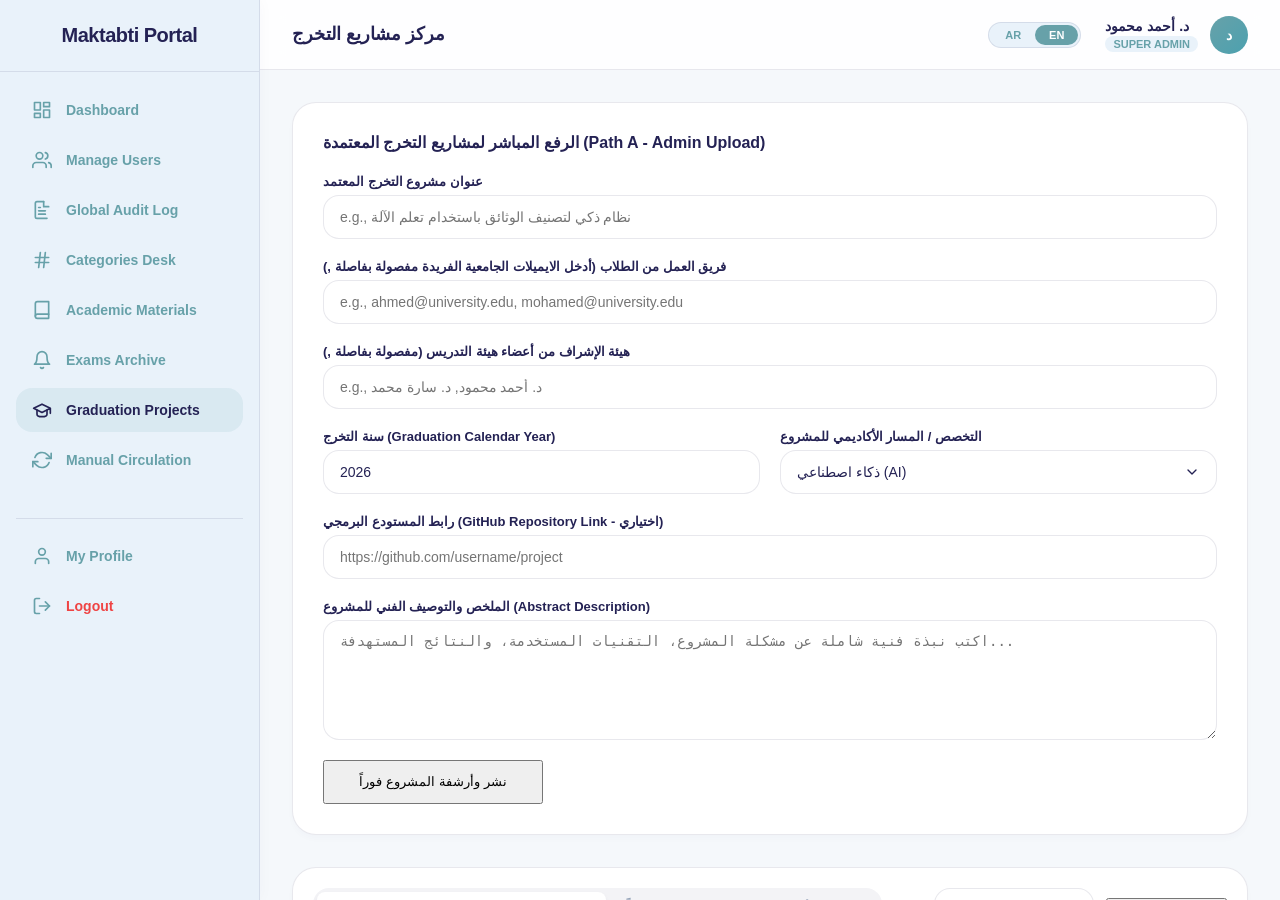
<file: pages/graduation.html>
<!DOCTYPE html>
<html lang="en">
<head>
    <meta charset="UTF-8">
    <meta name="viewport" content="width=device-width, initial-scale=1.0">
    <title>مركز مشاريع التخرج - مكتبتي Portal</title>
    <link rel="stylesheet" href="../css/variables.css">
    <link rel="stylesheet" href="../css/global.css">
    <link rel="stylesheet" href="../css/components.css">
    <link rel="stylesheet" href="../css/materials.css"> <link rel="stylesheet" href="../css/graduation.css">
</head>
<body>

    <div class="app-wrapper">
        <main class="main-content">
            <div class="page-container">
                
                <div class="management-form-card">
                    <h3 style="margin-bottom: 20px; color: var(--dark-blue); font-size: 16px;">الرفع المباشر لمشاريع التخرج المعتمدة (Path A - Admin Upload)</h3>
                    <form id="form-direct-project-upload">
                        <div class="form-grid-layout">
                            <div class="input-field-block form-full-width">
                                <label for="txt-direct-title">عنوان مشروع التخرج المعتمد</label>
                                <input type="text" id="txt-direct-title" class="input-element" placeholder="e.g., نظام ذكي لتصنيف الوثائق باستخدام تعلم الآلة" required>
                            </div>
                            <div class="input-field-block form-full-width">
                                <label for="txt-direct-team-emails">فريق العمل من الطلاب (أدخل الايميلات الجامعية الفريدة مفصولة بفاصلة ,)</label>
                                <input type="text" id="txt-direct-team-emails" class="input-element" placeholder="e.g., ahmed@university.edu, mohamed@university.edu" required>
                            </div>
                            <div class="input-field-block form-full-width">
                                <label for="txt-direct-supervisors">هيئة الإشراف من أعضاء هيئة التدريس (مفصولة بفاصلة ,)</label>
                                <input type="text" id="txt-direct-supervisors" class="input-element" placeholder="e.g., د. أحمد محمود, د. سارة محمد" required>
                            </div>
                            <div class="input-field-block">
                                <label for="txt-direct-year">سنة التخرج (Graduation Calendar Year)</label>
                                <input type="number" id="txt-direct-year" class="input-element" value="2026" min="2020" max="2030" required>
                            </div>
                            <div class="input-field-block">
                                <label for="sel-direct-major">التخصص / المسار الأكاديمي للمشروع</label>
                                <select id="sel-direct-major" class="input-element select-element" required>
                                    <option value="ذكاء اصطناعي (AI)" selected>ذكاء اصطناعي (AI)</option>
                                    <option value="علوم الحاسب">علوم الحاسب (Computer Science)</option>
                                    <option value="هندسة البرمجيات">هندسة البرمجيات (Software Engineering)</option>
                                    <option value="نظم المعلومات">نظم المعلومات (Information Systems)</option>
                                </select>
                            </div>
                            <div class="input-field-block form-full-width">
                                <label for="txt-direct-github">رابط المستودع البرمجي (GitHub Repository Link - اختياري)</label>
                                <input type="url" id="txt-direct-github" class="input-element" placeholder="https://github.com/username/project">
                            </div>
                            <div class="input-field-block form-full-width">
                                <label for="txt-direct-description">الملخص والتوصيف الفني للمشروع (Abstract Description)</label>
                                <textarea id="txt-direct-description" class="input-element" placeholder="اكتب نبذة فنية شاملة عن مشكلة المشروع، التقنيات المستخدمة، والنتائج المستهدفة..." required></textarea>
                            </div>
                            <div class="input-field-block form-full-width" style="display: flex; justify-content: flex-end;">
                                <button type="submit" class="btn btn-primary" style="height: 44px; width: 220px;">نشر وأرشفة المشروع فوراً</button>
                            </div>
                        </div>
                    </form>
                </div>

                <div class="materials-inventory-header" style="margin-top: 32px; background: #fff; padding: 20px; border-radius: var(--border-radius-lg); border: 1px solid var(--border-color); box-shadow: 0 4px 6px rgba(36, 34, 84, 0.02);">
                    <div class="inventory-type-tabs">
                        <button class="inventory-tab active" data-path="student">طلبات المراجعة المرفوعة من الطلاب (Path B)</button>
                        <button class="inventory-tab" data-path="supervisor">أرشيف المشاريع المرفوعة برمجياً (Path A)</button>
                    </div>
                    
                    <div style="display: flex; gap: 12px; align-items: center;">
                        <select id="sel-project-year-filter" class="input-element select-element" style="width: 160px; height: 40px; padding: 0 12px;">
                            <option value="all" selected>جميع السنوات الدراسية</option>
                            <option value="2026">دفعة تخرج 2026</option>
                            <option value="2025">دفعة تخرج 2025</option>
                            <option value="2024">دفعة تخرج 2024</option>
                        </select>
                        <button id="btn-export-projects" class="btn btn-secondary">
                            تصدير الكشف (CSV)
                        </button>
                    </div>
                </div>

                <div id="div-projects-list" class="project-review-container">
                    </div>

            </div>
        </main>
    </div>

    <div id="modal-rejection-context" class="modal-overlay-backdrop">
        <div class="modal-content-shell">
            <div class="modal-view-header">
                <h3 style="color: var(--error-red);">إرسال ملف التغذية الراجعة ورفض طلب النشر</h3>
                <button class="btn btn-secondary" style="height:32px; width:32px; padding:0; border-radius:50%;" onclick="MaktabtiGraduation.closeRejectionModal()">✕</button>
            </div>
            <div class="modal-body-content">
                <label style="font-size: 13px; font-weight: 700; color: var(--text-primary); display:block; margin-bottom: 6px;">
                    أسباب الرفض الفنية والتعديلات المطلوبة (سيتم إرسالها كإشعار فوري لهواتف الطلاب):
                </label>
                <textarea id="txt-rejection-feedback" class="mandatory-feedback-area" placeholder="e.g., يرجى إعادة رفع ملف التوثيق بصيغة PDF معدلة، وإدراج رابط الـ GitHub الصحيح للمستودع البرمجي للمشروع..."></textarea>
                <div class="warning-feedback-caption">
                    <svg xmlns="http://www.w3.org/2000/svg" width="14" height="14" viewBox="0 0 24 24" fill="none" stroke="currentColor" stroke-width="2" stroke-linecap="round" stroke-linejoin="round"><circle cx="12" cy="12" r="10"></circle><line x1="12" y1="8" x2="12" y2="12"></line><line x1="12" y1="16" x2="12.01" y2="16"></line></svg>
                    كتابة الفيدباك إلزامية قانوناً لتتمكن المنظومة من إشعار فريق العمل.
                </div>
            </div>
            <div class="modal-actions-footer">
                <button class="btn btn-secondary" onclick="MaktabtiGraduation.closeRejectionModal()">إلغاء الأمر</button>
                <button class="btn btn-danger" onclick="MaktabtiGraduation.submitRejectionPayload()">شحن الإشعار بالرفض</button>
            </div>
        </div>
    </div>

    <script src="../js/database.js"></script>
    <script src="../js/router.js"></script>
    <script src="../js/components.js"></script>
    <script src="../js/graduation.js"></script>
</body>
</html>
</file>
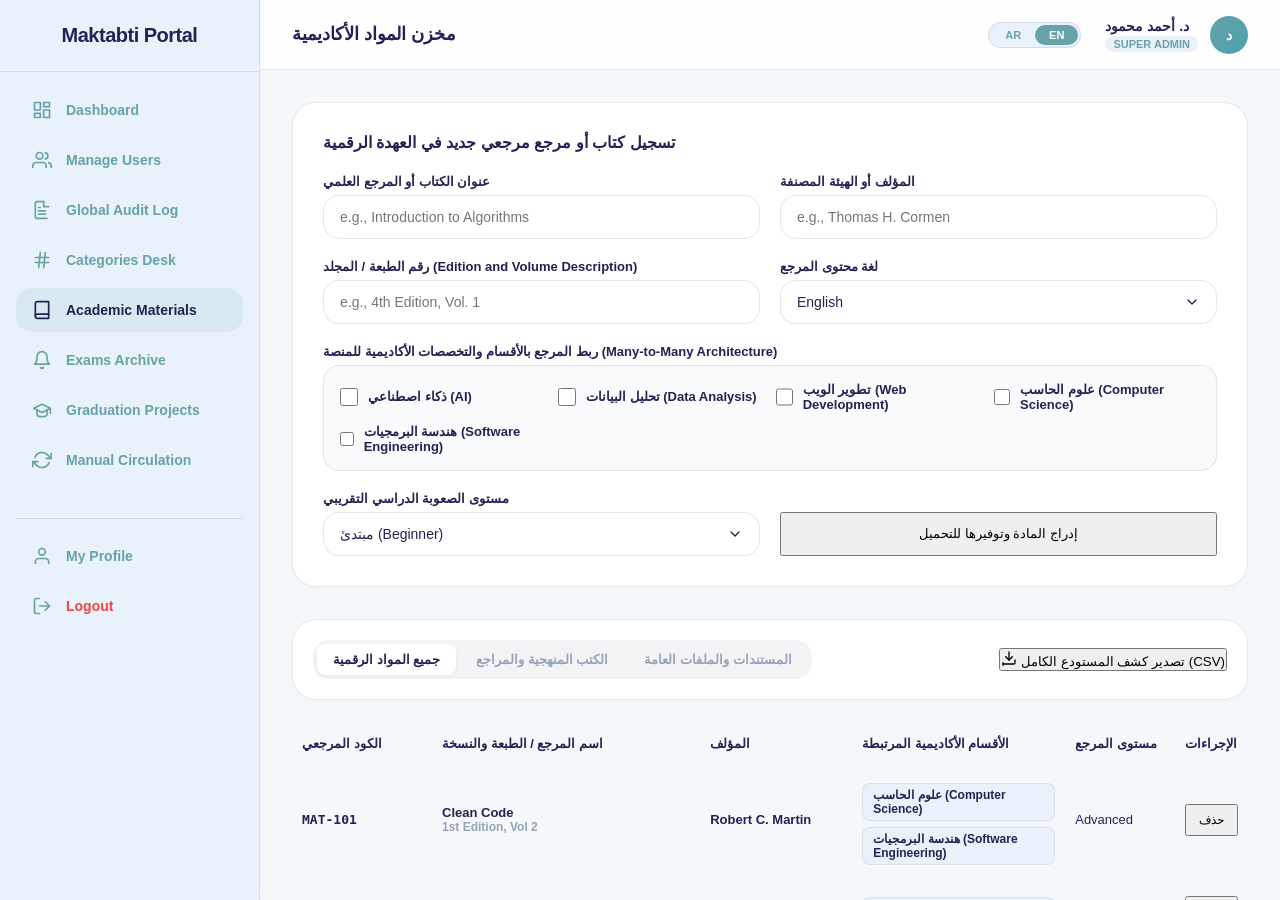
<file: pages/materials.html>
<!DOCTYPE html>
<html lang="en">
<head>
    <meta charset="UTF-8">
    <meta name="viewport" content="width=device-width, initial-scale=1.0">
    <title>مخزن المواد الأكاديمية - مكتبتي Portal</title>
    <!-- Core Cascading Stylesheets Import Modules -->
    <link rel="stylesheet" href="../css/variables.css">
    <link rel="stylesheet" href="../css/global.css">
    <link rel="stylesheet" href="../css/components.css">
    <link rel="stylesheet" href="../css/materials.css">
</head>
<body>

    <div class="app-wrapper">
        <!-- Sidebar Navigation Element gets injected dynamically here via components.js -->

        <main class="main-content">
            <!-- Topbar Administration Header gets injected dynamically here via components.js -->

            <div class="page-container">
                
                <!-- 1. Unified Academic Asset Creation Form Card -->
                <div class="management-form-card">
                    <h3 style="margin-bottom: 20px; color: var(--dark-blue); font-size: 16px;">تسجيل كتاب أو مرجع مرجعي جديد في العهدة الرقمية</h3>
                    <form id="form-add-material">
                        <div class="form-grid-layout">
                            <div class="input-field-block">
                                <label for="txt-material-title">عنوان الكتاب أو المرجع العلمي</label>
                                <input type="text" id="txt-material-title" class="input-element" placeholder="e.g., Introduction to Algorithms" required>
                            </div>
                            <div class="input-field-block">
                                <label for="txt-material-author">المؤلف أو الهيئة المصنفة</label>
                                <input type="text" id="txt-material-author" class="input-element" placeholder="e.g., Thomas H. Cormen" required>
                            </div>
                            <div class="input-field-block">
                                <label for="txt-material-edition">رقم الطبعة / المجلد (Edition and Volume Description)</label>
                                <input type="text" id="txt-material-edition" class="input-element" placeholder="e.g., 4th Edition, Vol. 1" required>
                            </div>
                            <div class="input-field-block">
                                <label for="sel-material-lang">لغة محتوى المرجع</label>
                                <select id="sel-material-lang" class="input-element select-element" required>
                                    <option value="English" selected>English</option>
                                    <option value="Arabic">العربية</option>
                                    <option value="French">Français</option>
                                </select>
                            </div>
                            <div class="input-field-block form-full-width">
                                <label>ربط المرجع بالأقسام والتخصصات الأكاديمية للمنصة (Many-to-Many Architecture)</label>
                                <!-- Programmatic Target Node for Dynamic Checkbox Matrix Construction -->
                                <div id="div-form-categories" class="checkbox-matrix-container">
                                    <!-- Populated dynamically by materials.js logic -->
                                </div>
                            </div>
                            <div class="input-field-block">
                                <label for="sel-material-level">مستوى الصعوبة الدراسي التقريبي</label>
                                <select id="sel-material-level" class="input-element select-element" required>
                                    <option value="Beginner" selected>مبتدئ (Beginner)</option>
                                    <option value="Intermediate">متوسط (Intermediate)</option>
                                    <option value="Advanced">متقدم (Advanced)</option>
                                    <option value="N/A">غير محدد / وثيقة عامة</option>
                                </select>
                            </div>
                            <div class="input-field-block" style="justify-content: flex-end;">
                                <button type="submit" class="btn btn-primary" style="width: 100%; height: 44px;">إدراج المادة وتوفيرها للتحميل</button>
                            </div>
                        </div>
                    </form>
                </div>

                <!-- 2. Interactive Operational Grid Filtering Controls -->
                <div class="materials-inventory-header" style="margin-top: 32px; background: #fff; padding: 20px; border-radius: var(--border-radius-lg); border: 1px solid var(--border-color); box-shadow: 0 4px 6px rgba(36, 34, 84, 0.02);">
                    <div class="inventory-type-tabs">
                        <button class="inventory-tab active" data-type="all">جميع المواد الرقمية</button>
                        <button class="inventory-tab" data-type="books">الكتب المنهجية والمراجع</button>
                        <button class="inventory-tab" data-type="documents">المستندات والملفات العامة</button>
                    </div>
                    <button id="btn-export-materials" class="btn btn-secondary">
                        <svg xmlns="http://www.w3.org/2000/svg" width="16" height="16" viewBox="0 0 24 24" fill="none" stroke="currentColor" stroke-width="2" stroke-linecap="round" stroke-linejoin="round"><path d="M21 15v4a2 2 0 0 1-2 2H5a2 2 0 0 1-2-2v4"></path><polyline points="7 10 12 15 17 10"></polyline><line x1="12" y1="15" x2="12" y2="3"></line></svg>
                        تصدير كشف المستودع الكامل (CSV)
                    </button>
                </div>

                <!-- 3. Dynamic Inventory Ledger Data Grid Layer -->
                <div class="table-responsive-wrapper" style="margin-top: 24px;">
                    <table class="custom-data-table">
                        <thead>
                            <tr>
                                <th style="width: 12%;">الكود المرجعي</th>
                                <th style="width: 33%;">اسم المرجع / الطبعة والنسخة</th>
                                <th style="width: 18%;">المؤلف</th>
                                <th style="width: 25%;">الأقسام الأكاديمية المرتبطة</th>
                                <th style="width: 12%;">مستوى المرجع</th>
                                <th style="width: 10%;">الإجراءات</th>
                            </tr>
                        </thead>
                        <tbody id="tbody-materials">
                            <!-- Injected dynamically with categorized rows by materials.js -->
                        </tbody>
                    </table>
                </div>

            </div>
        </main>
    </div>

    <!-- Core Application Dependency Engine Scripts Hooking Layers -->
    <script src="../js/database.js"></script>
    <script src="../js/router.js"></script>
    <script src="../js/components.js"></script>
    <script src="../js/materials.js"></script>
</body>
</html>
</file>
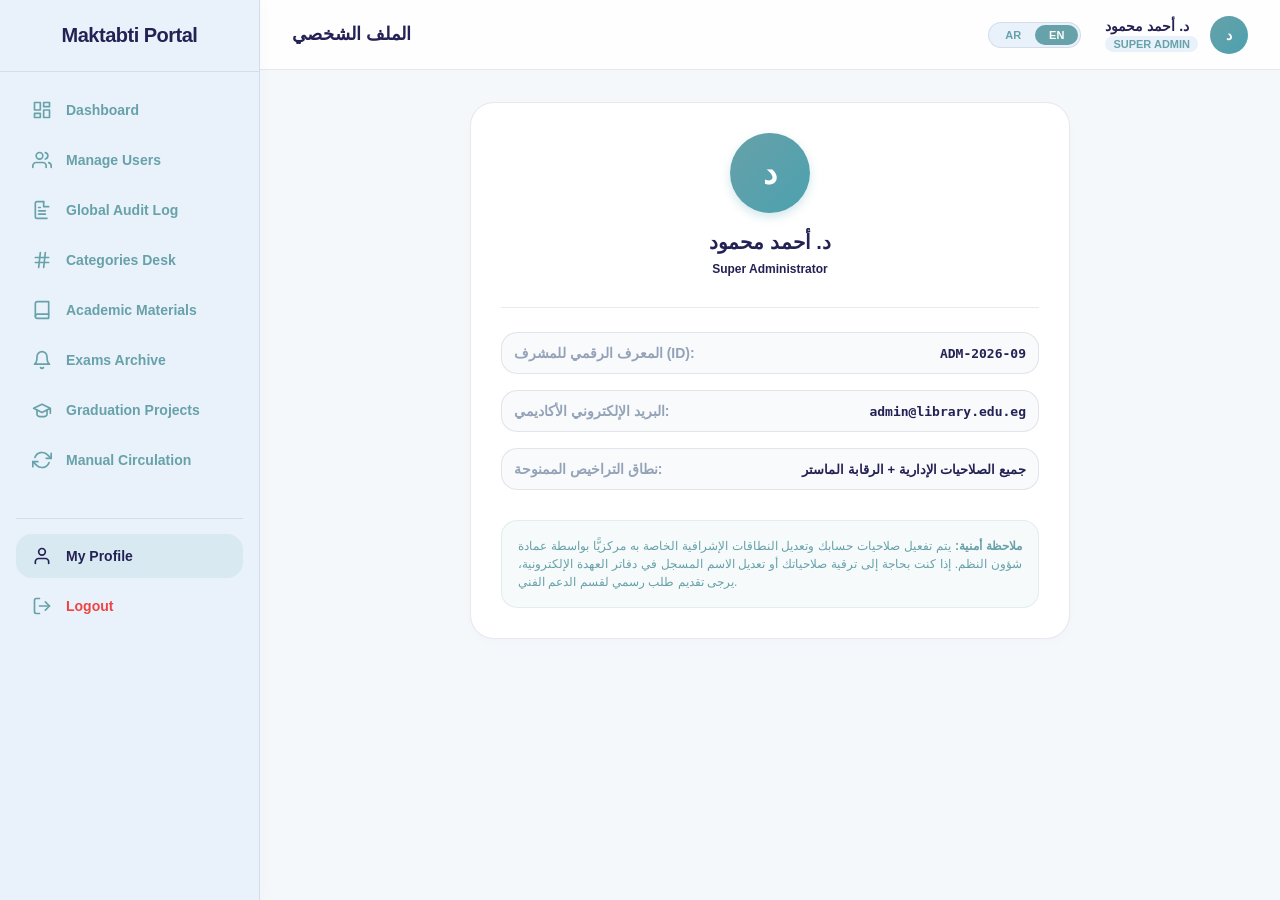
<file: pages/profile.html>
<!DOCTYPE html>
<html lang="en">
<head>
    <meta charset="UTF-8">
    <meta name="viewport" content="width=device-width, initial-scale=1.0">
    <title>الملف الشخصي - مكتبتي Portal</title>
    <!-- Core Cascading Stylesheets Import Modules -->
    <link rel="stylesheet" href="../css/variables.css">
    <link rel="stylesheet" href="../css/global.css">
    <link rel="stylesheet" href="../css/components.css">
    <link rel="stylesheet" href="../css/materials.css"> <!-- Reusing form grid layouts -->
</head>
<body>

    <div class="app-wrapper">
        <!-- Sidebar Navigation Element gets injected dynamically here via components.js -->

        <main class="main-content">
            <!-- Topbar Administration Header gets injected dynamically here via components.js -->

            <div class="page-container">
                
                <!-- 1. Profile Details Overview Card -->
                <div class="management-form-card" style="max-width: 600px; margin: 0 auto; background: #fff; padding: 30px; border-radius: var(--border-radius-lg); border: 1px solid var(--border-color); box-shadow: 0 4px 6px rgba(36, 34, 84, 0.02);">
                    <div style="text-align: center; margin-bottom: 30px;">
                        <div id="div-profile-avatar" style="width: 80px; height: 80px; background: var(--primary-gradient); color: #fff; border-radius: 50%; display: flex; align-items: center; justify-content: center; font-size: 32px; font-weight: 700; margin: 0 auto 16px auto; box-shadow: 0 4px 10px rgba(76, 161, 175, 0.25);">
                            A
                        </div>
                        <h3 id="lbl-profile-name" style="color: var(--text-primary); font-size: 20px; font-weight: 700; margin-bottom: 4px;">جاري تحميل الاسم...</h3>
                        <span id="lbl-profile-badge" class="badge badge-success" style="font-size: 12px; font-weight: 700; padding: 4px 10px;">Clearance Tier</span>
                    </div>

                    <hr style="border: 0; border-top: 1px solid var(--border-color); margin-bottom: 24px;">

                    <!-- 2. Account Information Field Matrix -->
                    <div style="display: flex; flex-direction: column; gap: 16px;">
                        <div style="display: flex; justify-content: space-between; align-items: center; padding: 12px; background: #f8fafc; border-radius: var(--border-radius-md); border: 1px solid var(--border-color);">
                            <span style="font-size: 14px; font-weight: 700; color: var(--text-hint);">المعرف الرقمي للمشرف (ID):</span>
                            <span id="lbl-profile-id" style="font-family: monospace; font-weight: 700; color: var(--text-primary);">N/A</span>
                        </div>

                        <div style="display: flex; justify-content: space-between; align-items: center; padding: 12px; background: #f8fafc; border-radius: var(--border-radius-md); border: 1px solid var(--border-color);">
                            <span style="font-size: 14px; font-weight: 700; color: var(--text-hint);">البريد الإلكتروني الأكاديمي:</span>
                            <span id="lbl-profile-email" style="font-family: monospace; font-weight: 700; color: var(--dark-blue);">N/A</span>
                        </div>

                        <div style="display: flex; justify-content: space-between; align-items: center; padding: 12px; background: #f8fafc; border-radius: var(--border-radius-md); border: 1px solid var(--border-color);">
                            <span style="font-size: 14px; font-weight: 700; color: var(--text-hint);">نطاق التراخيص الممنوحة:</span>
                            <span id="lbl-profile-scope" style="font-size: 13px; font-weight: 600; color: var(--text-primary); text-align: left;">Full Management Systems Access</span>
                        </div>
                    </div>

                    <!-- 3. System Status Disclaimer -->
                    <div style="margin-top: 30px; background-color: rgba(103, 161, 169, 0.05); border: 1px solid rgba(103, 161, 169, 0.15); padding: 16px; border-radius: var(--border-radius-md); font-size: 12px; color: var(--text-secondary); line-height: 1.5; text-align: justify;">
                        <strong>ملاحظة أمنية:</strong> يتم تفعيل صلاحيات حسابك وتعديل النطاقات الإشرافية الخاصة به مركزيًّا بواسطة عمادة شؤون النظم. إذا كنت بحاجة إلى ترقية صلاحياتك أو تعديل الاسم المسجل في دفاتر العهدة الإلكترونية، يرجى تقديم طلب رسمي لقسم الدعم الفني.
                    </div>
                </div>

            </div>
        </main>
    </div>

    <!-- Core Application Dependency Engine Scripts Hooking Layers -->
    <script src="../js/database.js"></script>
    <script src="../js/router.js"></script>
    <script src="../js/components.js"></script>
    
    <!-- Localized Logic Controller for Active Session Profile Data Binding -->
    <script>
        document.addEventListener('DOMContentLoaded', () => {
            const session = MaktabtiDB.data.currentSession;
            
            if (session) {
                // Parse and inject current authenticated user values into viewport components
                document.getElementById('lbl-profile-name').textContent = session.name || "مستخدم غير معروف";
                document.getElementById('lbl-profile-id').textContent = session.id || "N/A";
                document.getElementById('lbl-profile-email').textContent = session.email || "N/A";
                
                const roleText = session.role === 'super_admin' ? 'Super Administrator' : 'Library Supervisor';
                document.getElementById('lbl-profile-badge').textContent = roleText;
                
                const initialLetter = session.name ? session.name.charAt(0) : "A";
                document.getElementById('div-profile-avatar').textContent = initialLetter;

                const scopeText = session.role === 'super_admin' ? 'جميع الصلاحيات الإدارية + الرقابة الماستر' : 'إدارة المواد، الأرشيف، والاستعارات اليدوية';
                document.getElementById('lbl-profile-scope').textContent = scopeText;
            }
        });
    </script>
</body>
</html>
</file>
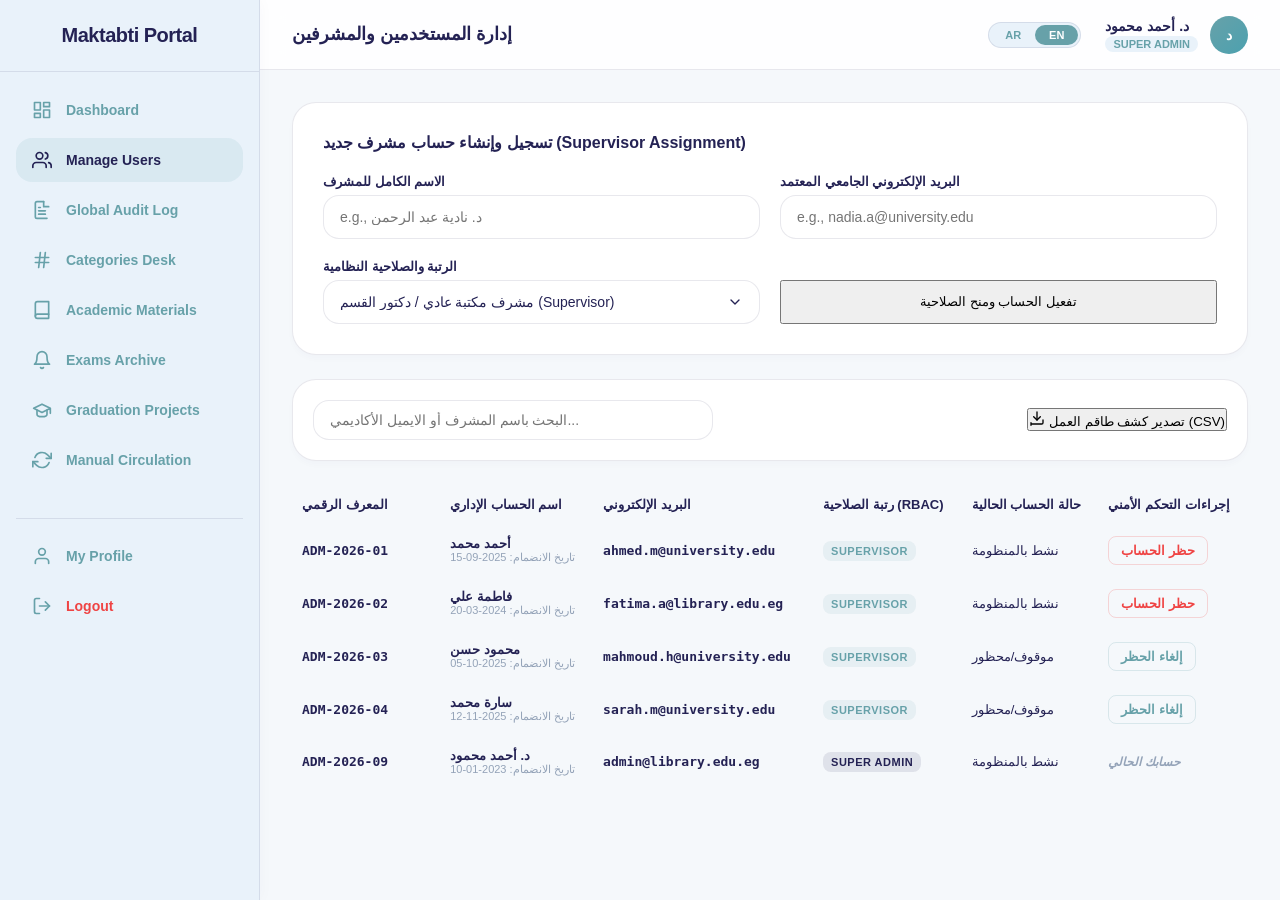
<file: pages/users.html>
<!DOCTYPE html>
<html lang="en">
<head>
    <meta charset="UTF-8">
    <meta name="viewport" content="width=device-width, initial-scale=1.0">
    <title>إدارة المستخدمين والمشرفين - مكتبتي Portal</title>
    <link rel="stylesheet" href="../css/variables.css">
    <link rel="stylesheet" href="../css/global.css">
    <link rel="stylesheet" href="../css/components.css">
    <link rel="stylesheet" href="../css/management.css">
    <link rel="stylesheet" href="../css/materials.css"> </head>
<body>

    <div class="app-wrapper">
        <main class="main-content">
            <div class="page-container">
                
                <div class="management-form-card">
                    <h3 style="margin-bottom: 20px; color: var(--dark-blue); font-size: 16px;">تسجيل وإنشاء حساب مشرف جديد (Supervisor Assignment)</h3>
                    <form id="form-add-supervisor">
                        <div class="form-grid-layout">
                            <div class="input-field-block">
                                <label for="txt-user-name">الاسم الكامل للمشرف</label>
                                <input type="text" id="txt-user-name" class="input-element" placeholder="e.g., د. نادية عبد الرحمن" required>
                            </div>
                            <div class="input-field-block">
                                <label for="txt-user-email">البريد الإلكتروني الجامعي المعتمد</label>
                                <input type="email" id="txt-user-email" class="input-element" placeholder="e.g., nadia.a@university.edu" required>
                            </div>
                            <div class="input-field-block">
                                <label for="sel-user-role">الرتبة والصلاحية النظامية</label>
                                <select id="sel-user-role" class="input-element select-element" required>
                                    <option value="supervisor" selected>مشرف مكتبة عادي / دكتور القسم (Supervisor)</option>
                                    <option value="super_admin">مدير نظام أعلى (Super Admin)</option>
                                </select>
                            </div>
                            <div class="input-field-block" style="justify-content: flex-end;">
                                <button type="submit" class="btn btn-primary" style="width: 100%; height: 44px;">تفعيل الحساب ومنح الصلاحية</button>
                            </div>
                        </div>
                    </form>
                </div>

                <div class="management-control-bar" style="background: #fff; padding: 20px; border-radius: var(--border-radius-lg); border: 1px solid var(--border-color); box-shadow: 0 4px 6px rgba(36, 34, 84, 0.02);">
                    <div class="search-filter-group">
                        <input type="text" id="txt-search-users" class="input-element" style="max-width: 400px; height: 40px;" placeholder="البحث باسم المشرف أو الايميل الأكاديمي...">
                    </div>
                    <button id="btn-export-users" class="btn btn-secondary">
                        <svg xmlns="http://www.w3.org/2000/svg" width="16" height="16" viewBox="0 0 24 24" fill="none" stroke="currentColor" stroke-width="2" stroke-linecap="round" stroke-linejoin="round"><path d="M21 15v4a2 2 0 0 1-2 2H5a2 2 0 0 1-2-2v4"></path><polyline points="7 10 12 15 17 10"></polyline><line x1="12" y1="15" x2="12" y2="3"></line></svg>
                        تصدير كشف طاقم العمل (CSV)
                    </button>
                </div>

                <div class="table-responsive-wrapper" style="margin-top: 24px;">
                    <table class="custom-data-table">
                        <thead>
                            <tr>
                                <th>المعرف الرقمي</th>
                                <th>اسم الحساب الإداري</th>
                                <th>البريد الإلكتروني</th>
                                <th>رتبة الصلاحية (RBAC)</th>
                                <th>حالة الحساب الحالية</th>
                                <th>إجراءات التحكم الأمني</th>
                            </tr>
                        </thead>
                        <tbody id="tbody-users-ledger">
                            </tbody>
                    </table>
                </div>

            </div>
        </main>
    </div>

    <script src="../js/database.js"></script>
    <script src="../js/router.js"></script>
    <script src="../js/components.js"></script>
    
    <script>
        const MaktabtiUsersManager = {
            init: function() {
                this.renderUsersTable();
                this.bindEvents();
            },

            renderUsersTable: function(filterQuery = '') {
                const tableBody = document.getElementById('tbody-users-ledger');
                if (!tableBody) return;

                tableBody.innerHTML = '';
                const query = filterQuery.toLowerCase().trim();

                // Apply dynamic matching lookups based on global search text changes
                const filteredUsers = MaktabtiDB.data.users.filter(user => 
                    user.name.toLowerCase().includes(query) || 
                    user.email.toLowerCase().includes(query)
                );

                if (filteredUsers.length === 0) {
                    tableBody.innerHTML = `<tr><td colspan="6" class="text-center" style="color: var(--text-hint); padding: 30px;">لا يوجد مشرفين أو حسابات إدارية مطابقة للبحث.</td></tr>`;
                    return;
                }

                filteredUsers.forEach(user => {
                    const trRow = document.createElement('tr');
                    
                    // Determine Account State Badges
                    let statusBadgeHTML = '<span class="badge badge-success">نشط بالمنظومة</span>';
                    if (user.status === 'blocked' || user.status === 'inactive') {
                        statusBadgeHTML = '<span class="badge badge-danger">موقوف/محظور</span>';
                    }

                    // Enforce structural buttons configuration to prevent Super Admins from blocking their own session instance
                    const isSelf = user.id === MaktabtiDB.data.currentSession.id;
                    let actionButtonHTML = '';

                    if (!isSelf) {
                        if (user.status === 'active') {
                            actionButtonHTML = `<button class="btn-action-block" onclick="MaktabtiUsersManager.toggleUserStatus('${user.id}')">حظر الحساب</button>`;
                        } else {
                            actionButtonHTML = `<button class="btn-action-activate" onclick="MaktabtiUsersManager.toggleUserStatus('${user.id}')">إلغاء الحظر</button>`;
                        }
                    } else {
                        actionButtonHTML = `<span style="font-size:12px; font-weight:700; color:var(--text-hint); font-style:italic;">حسابك الحالي</span>`;
                    }

                    trRow.innerHTML = `
                        <td><span style="font-family: monospace; font-weight:700;">${user.id}</span></td>
                        <td><div style="font-weight: 700;">${user.name}</div><div style="font-size:11px; color:var(--text-hint);">تاريخ الانضمام: ${user.joinDate}</div></td>
                        <td style="font-family: monospace; font-weight: 600;">${user.email}</td>
                        <td><span class="user-role-badge ${user.role === 'super_admin' ? 'role-super-admin' : 'role-supervisor'}">${user.role === 'super_admin' ? 'Super Admin' : 'Supervisor'}</span></td>
                        <td>${statusBadgeHTML}</td>
                        <td>${actionButtonHTML}</td>
                    `;

                    tableBody.appendChild(trRow);
                });
            },

            toggleUserStatus: function(id) {
                const targetUser = MaktabtiDB.data.users.find(u => u.id === id);
                if (!targetUser) return;

                const oldState = { ...targetUser };
                
                // Toggle account lifecycle status tags
                if (targetUser.status === 'active') {
                    if (!confirm(`تحذير أمني: هل أنت متأكد من رغبتك في حظر وتجميد صلاحيات حساب المشرف [${targetUser.name}] فوراً؟ سيتم طرده ومنع دخوله للمنظومة.`)) return;
                    targetUser.status = 'blocked';
                } else {
                    targetUser.status = 'active';
                }

                MaktabtiDB.save();
                
                // Save immutable footprint trace inside the Master System Audit Log
                MaktabtiDB.logAction("تغيير حالة وصلاحيات مستخدم إداري", oldState, targetUser);
                
                this.renderUsersTable(document.getElementById('txt-search-users').value);
            },

            bindEvents: function() {
                // Connect search lookup text input element triggers
                const searchInput = document.getElementById('txt-search-users');
                if (searchInput) {
                    searchInput.addEventListener('input', (e) => this.renderUsersTable(e.target.value));
                }

                // Handle creation registration form submission payloads
                const form = document.getElementById('form-add-supervisor');
                if (form) {
                    form.addEventListener('submit', (e) => {
                        e.preventDefault();

                        const inputEmail = document.getElementById('txt-user-email').value.trim().toLowerCase();
                        
                        // Check if account email already occupies a slot within the dataset configuration matrix
                        const exists = MaktabtiDB.data.users.some(u => u.email.toLowerCase() === inputEmail);
                        if (exists) {
                            alert("خطأ تعارض البيانات: هذا البريد الإلكتروني مسجل بالفعل لمشرف آخر مسبقاً.");
                            return;
                        }

                        const newUserPayload = {
                            id: "ADM-2026-" + Math.floor(10 + Math.random() * 89),
                            name: document.getElementById('txt-user-name').value.trim(),
                            email: inputEmail,
                            role: document.getElementById('sel-user-role').value,
                            status: "active",
                            joinDate: new Date().toISOString().substring(0, 10)
                        };

                        MaktabtiDB.data.users.push(newUserPayload);
                        MaktabtiDB.logAction("إنشاء ومنح صلاحيات حساب مشرف جديد", null, newUserPayload);

                        form.reset();
                        this.renderUsersTable();
                        alert("تم تسجيل وإنشاء حساب المشرف بنجاح ومُنح تراخيص الدخول للمنظومة.");
                    });
                }

                // Bind Master Account Directory Spreadsheet Export Actions
                const exportBtn = document.getElementById('btn-export-users');
                if (exportBtn) {
                    exportBtn.addEventListener('click', () => {
                        const headers = ["Account ID", "Full Name", "Academic Email Address", "RBAC Role Matrix Tier", "Operational Status", "Enrollment Date Stamp"];
                        const rows = MaktabtiDB.data.users.map(u => [u.id, u.name, u.email, u.role, u.status, u.joinDate]);
                        MaktabtiDB.exportToCSV("system_administrators_ledger", headers, rows);
                    });
                }
            }
        };

        // Initialize script processing loops once resources match window contexts
        document.addEventListener('DOMContentLoaded', () => {
            MaktabtiUsersManager.init();
        });
    </script>
</body>
</html>
</file>
<file: css/variables.css>
/* Maktabti Admin Portal - Absolute 1:1 Mobile Color Matching Stylesheet
   Generated directly from the flutter colors.dart configurations
*/

:root {
    /* 1. Core Color Palette Constants */
    --main-color: #b9dbfa;
    --card-background: #e9f2fa;
    --auth-form-background: #ffffff;
    --border-color: rgba(36, 34, 84, 0.1); /* Equivalent to 0x1A242254 */

    --dark-blue: #242254;
    --teal: #67a1a9;
    --orange: #ee814d;
    --error-red: #ef4444;

    /* 2. Strict Typography Mapping */
    --text-primary: #242254;
    --text-secondary: #67a1a9;
    --text-hint: #94a3b8;
    --text-white: #ffffff;

    /* 3. Exact Gradient Conversions (Flutter Layouts to CSS Web) */
    /* topLeft to bottomRight = 135deg */
    --primary-gradient: linear-gradient(135deg, #67a1a9 0%, #4ca1af 100%);

    /* topCenter to bottomCenter = 180deg */
    --gradient-of-screen: linear-gradient(180deg, #67a1a9 0%, #4ca1af 50%, #b9dbfa 100%);

    /* iconGradient mapping */
    --icon-gradient: linear-gradient(135deg, #67a1a9 0%, #242254 100%);

    /* 4. Structural Layout Rules */
    --border-radius-lg: 24px;
    --border-radius-md: 16px;
    --border-radius-sm: 8px;
    --sidebar-width: 260px;
    --topbar-height: 70px;
    --transition-fast: 0.2s ease;
}
</file>
<file: css/global.css>
/* Maktabti Admin Portal - Global Reset & Base Typography Styles
   Establishes core structural formatting across all layout components
*/

*, *::before, *::after {
    box-sizing: border-box;
    margin: 0;
    padding: 0;
}
html, body {
    height: 100%;
    /* 1. استخدام خطوط النظام العصرية المتوافقة مع مظهر فلاتر النظيف */
    font-family: -apple-system, BlinkMacSystemFont, 'Segoe UI', Roboto, Helvetica, Arial, sans-serif;
    color: var(--text-primary);
    /* 2. ربط الخلفية بالتدرج اللوني الثلجي المأخوذ من واجهة الموبايل */
    background: var(--gradient-of-screen);
    background-attachment: fixed;
    overflow-x: hidden;
    /* 3. إجبار النظام على العمل من اليسار لليمين بالكامل */
    direction: ltr !important;
    text-align: left;
}

body {
    display: flex;
    flex-direction: column;
    min-height: 100vh;
    margin: 0;
    padding: 0;
}

/* Custom Webkit Scrollbars to match desktop application feel */
::-webkit-scrollbar {
    width: 8px;
    height: 8px;
}

::-webkit-scrollbar-track {
    background: var(--card-background);
}

::-webkit-scrollbar-thumb {
    background: var(--text-hint);
    border-radius: var(--border-radius-sm);
}

::-webkit-scrollbar-thumb:hover {
    background: var(--teal);
}

/* Base Master Layout Shells */
.app-wrapper {
    display: flex;
    width: 100vw;
    height: 100vh;
    overflow: hidden;
}

.main-content {
    flex: 1;
    display: flex;
    flex-direction: column;
    margin-left: var(--sidebar-width);
    height: 100%;
    overflow-y: auto;
    background-color: #f5f8fb;
    transition: margin var(--transition-fast);
    /*transition: margin var(--transition-normal);*/
}

.page-container {
    padding: 30px;
    width: 100%;
    max-width: 1400px;
    margin: 0 auto;
}

/* Typography Standards */
h1, h2, h3, h4, h5, h6 {
    color: var(--text-primary);
    font-weight: 700;
    line-height: 1.3;
}

a {
    color: var(--teal);
    text-decoration: none;
    transition: color var(--transition-fast);
}

a:hover {
    color: var(--dark-blue);
}

/* Global Utilities */
.hidden {
    display: none !important;
}

.text-center {
    text-align: center;
}

.no-select {
    user-select: none;
}

/* Optimization Rules for Data Tables and Overdue Layouts */
.custom-data-table {
    width: 100%;
    border-collapse: collapse;
    margin-top: 10px;
}

.custom-data-table th,
.custom-data-table td {
    padding: 12px 10px; /* تقليص البادينج الجانبي قليلاً لتوفير مساحة */
    text-align: left;
    font-size: 13px;
    vertical-align: middle;
}

/* منع التواريخ وفجوات التأخير من الالتفاف على سطرين */
.custom-data-table td style,
.student-email-cell,
.overdue-days-token {
    white-space: nowrap;
}

/* إعطاء مساحة مرنة لاسم الكتاب المرجعي */
.custom-data-table td:first-child {
    min-width: 140px;
    max-width: 200px;
    word-break: break-word; /* السماح بكسر السطر لعنوان الكتاب فقط بشكل منسق */
}

/* تحسين شكل بطاقة المتأخرات الإجمالي لتأخذ مساحة مريحة */
.overdue-alerts-card {
    background-color: var(--auth-form-background);
    border-radius: var(--border-radius-lg);
    padding: 24px;
    border: 1px solid var(--border-color);
    flex: 1.2; /* إعطاء الجدول مساحة تمدد أكبر قليلاً مقارنة بالمخطط */
}
</file>
<file: css/components.css>
/* Maktabti Admin Portal - Shared Components Layout (Responsive Dynamic i18n Layout)
   Controls clean structural behavior for Sidebar and Topbar interfaces without overlaps
*/

/* 1. Base Sidebar Layout Framework */
.sidebar {
    width: var(--sidebar-width);
    background-color: var(--card-background);
    height: 100vh;
    position: fixed;
    top: 0;
    display: flex;
    flex-direction: column;
    z-index: 1000;
    box-shadow: 0 0 15px rgba(36, 34, 84, 0.03);
}

/* 2. Language Directional Flipping Rules (Standard Clean Solution) */
body[dir="ltr"] .sidebar {
    left: 0;
    right: auto;
    border-right: 1px solid var(--border-color);
}

body[dir="rtl"] .sidebar {
    right: 0;
    left: auto;
    border-left: 1px solid var(--border-color);
}

body[dir="ltr"] .main-content {
    margin-left: var(--sidebar-width);
    margin-right: 0;
}

body[dir="rtl"] .main-content {
    margin-right: var(--sidebar-width);
    margin-left: 0;
}

body[dir="ltr"] .topbar {
    left: var(--sidebar-width);
    right: 0;
}

body[dir="rtl"] .topbar {
    right: var(--sidebar-width);
    left: 0;
}

/* 3. Aesthetic Presentation Definitions */
.sidebar-header {
    padding: 24px;
    border-bottom: 1px solid var(--border-color);
    text-align: center;
}

.sidebar-brand {
    font-size: 20px;
    font-weight: 800;
    color: var(--dark-blue);
    letter-spacing: -0.5px;
}

.sidebar-menu {
    list-style: none;
    padding: 16px;
    margin: 0;
    display: flex;
    flex-direction: column;
    gap: 6px;
}

.sidebar-link {
    display: flex;
    align-items: center;
    gap: 14px;
    padding: 12px 16px;
    color: var(--text-secondary);
    text-decoration: none;
    font-size: 14px;
    font-weight: 700;
    border-radius: var(--border-radius-md);
    transition: all var(--transition-fast);
    cursor: pointer;
}

.sidebar-link svg {
    width: 20px;
    height: 20px;
    stroke: var(--text-secondary);
    transition: stroke var(--transition-fast);
}

.sidebar-link:hover, .sidebar-link.active {
    background-color: rgba(103, 161, 169, 0.12); /* Soft Teal Transparent Highlight */
    color: var(--dark-blue);
}

.sidebar-link:hover svg, .sidebar-link.active svg {
    stroke: var(--dark-blue);
}

/* 4. Topbar Layout Configuration */
.topbar {
    height: var(--topbar-height);
    background-color: rgba(255, 255, 255, 0.85);
    backdrop-filter: blur(12px);
    position: fixed;
    top: 0;
    display: flex;
    align-items: center;
    justify-content: space-between;
    padding: 0 32px;
    border-bottom: 1px solid var(--border-color);
    z-index: 999;
}

.page-title-context h2 {
    font-size: 18px;
    font-weight: 800;
    color: var(--dark-blue);
    margin: 0;
}

.admin-identity-block {
    display: flex;
    align-items: center;
    gap: 12px;
}

.admin-name {
    font-size: 14px;
    font-weight: 700;
    color: var(--text-primary);
}

.admin-role-tag {
    font-size: 11px;
    font-weight: 700;
    color: var(--text-secondary);
    background-color: var(--card-background);
    padding: 2px 8px;
    border-radius: var(--border-radius-sm);
    text-transform: uppercase;
}

.admin-avatar {
    width: 38px;
    height: 38px;
    background: var(--primary-gradient);
    color: var(--text-white);
    border-radius: 50%;
    display: flex;
    align-items: center;
    justify-content: center;
    font-weight: 700;
    font-size: 14px;
}

/* 5. App Structural Wrapper Extension */
.app-wrapper {
    display: flex;
    width: 100vw;
    min-height: 100vh;
}

.main-content {
    flex: 1;
    min-height: 100vh;
    display: flex;
    flex-direction: column;
    width: calc(100vw - var(--sidebar-width));
}

.page-container {
    padding: 32px;
    flex: 1;
    width: 100%;
    box-sizing: border-box;
    margin-top: var(--topbar-height);
}
</file>
<file: css/materials.css>
/* Maktabti Admin Portal - Academic Materials & Exams Module Stylesheet
   Handles configurations for inventory grids, form layouts, and multi-select tags
*/

/* 1. Sub-Navigation Filter Tabs Layer */
.materials-inventory-header {
    display: flex;
    align-items: center;
    justify-content: space-between;
    margin-bottom: 24px;
    gap: 16px;
    flex-wrap: wrap;
}

.inventory-type-tabs {
    display: flex;
    background-color: rgba(36, 34, 84, 0.05);
    padding: 4px;
    border-radius: var(--border-radius-md);
    gap: 4px;
}

.inventory-tab {
    padding: 8px 16px;
    font-size: 13px;
    font-weight: 600;
    color: var(--text-hint);
    border: none;
    background: none;
    cursor: pointer;
    border-radius: var(--border-radius-sm);
    transition: all var(--transition-fast);
}

.inventory-tab.active, .inventory-tab:hover {
    background-color: var(--auth-form-background);
    color: var(--dark-blue);
    box-shadow: 0 2px 4px rgba(36, 34, 84, 0.05);
}

/* 2. Structured Management Form Card Styles */
.management-form-card {
    background-color: var(--auth-form-background);
    border: 1px solid var(--border-color);
    border-radius: var(--border-radius-lg);
    padding: 30px;
    box-shadow: 0 4px 6px rgba(36, 34, 84, 0.02);
    margin-bottom: 24px;
}

.form-grid-layout {
    display: grid;
    grid-template-columns: repeat(2, 1fr);
    gap: 20px;
}

@media (max-width: 768px) {
    .form-grid-layout {
        grid-template-columns: 1fr;
    }
}

.form-full-width {
    grid-column: span 2;
}

@media (max-width: 768px) {
    .form-full-width {
        grid-column: span 1;
    }
}

/* 3. Input Element Controls Definition */
.input-field-block {
    display: flex;
    flex-direction: column;
    gap: 6px;
}

.input-field-block label {
    font-size: 13px;
    font-weight: 700;
    color: var(--text-primary);
}

.input-element {
    width: 100%;
    height: 44px;
    background-color: var(--auth-form-background);
    border: 1px solid var(--border-color);
    border-radius: var(--border-radius-md);
    padding: 0 16px;
    font-size: 14px;
    color: var(--text-primary);
    outline: none;
    transition: all var(--transition-fast);
}

.input-element:focus {
    border-color: var(--teal);
    box-shadow: 0 0 0 3px rgba(103, 161, 169, 0.15);
}

textarea.input-element {
    height: 120px;
    padding: 12px 16px;
    resize: vertical;
}

.select-element {
    appearance: none;
    background-image: url("data:image/svg+xml;charset=UTF-8,%3csvg xmlns='http://www.w3.org/2000/svg' viewBox='0 0 24 24' fill='none' stroke='%23242254' stroke-width='2' stroke-linecap='round' stroke-linejoin='round'%3e%3cpolyline points='6 9 12 15 18 9'%3e%3c/polyline%3e%3c/svg%3e");
    background-repeat: no-repeat;
    background-position: right 16px center;
    background-size: 16px;
    padding-right: 40px;
}

/* 4. Many-to-Many Layout (Dynamic Checkboxes & Tag Arrays) */
.checkbox-matrix-container {
    background-color: #f8fafc;
    border: 1px solid var(--border-color);
    border-radius: var(--border-radius-md);
    padding: 16px;
    display: grid;
    grid-template-columns: repeat(auto-fill, minmax(180px, 1fr));
    gap: 12px;
    max-height: 160px;
    overflow-y: auto;
}

.checkbox-token-item {
    display: flex;
    align-items: center;
    gap: 10px;
    cursor: pointer;
    user-select: none;
    font-size: 14px;
    font-weight: 600;
}

.checkbox-token-item input[type="checkbox"] {
    width: 18px;
    height: 18px;
    accent-color: var(--teal);
    cursor: pointer;
}

.tag-cloud-display {
    display: flex;
    flex-wrap: wrap;
    gap: 6px;
    margin-top: 8px;
}

.pill-tag-token {
    background-color: var(--card-background);
    color: var(--dark-blue);
    font-size: 12px;
    font-weight: 700;
    padding: 4px 10px;
    border-radius: var(--border-radius-sm);
    border: 1px solid rgba(36, 34, 84, 0.08);
}
</file>
<file: css/circulation.css>
/* Maktabti Admin Portal - Physical Book Manual Circulation Module Stylesheet
   Controls layout rules for manual checkout, return desks, and shift chronological filtering
*/

/* 1. Manual Desk Workspace Control Layout */
.circulation-desk-panel {
    display: flex;
    flex-direction: column;
    gap: 24px;
    margin-top: 20px;
}

.desk-header-filters {
    display: flex;
    align-items: center;
    justify-content: space-between;
    flex-wrap: wrap;
    gap: 16px;
    background-color: var(--auth-form-background);
    padding: 16px 24px;
    border-radius: var(--border-radius-lg);
    border: 1px solid var(--border-color);
    box-shadow: 0 4px 6px rgba(36, 34, 84, 0.02);
}

.search-lookup-box {
    position: relative;
    max-width: 400px;
    width: 100%;
}

/* 2. Deterministic Student Academic Email Dropdown Results Matrix */
.deterministic-lookup-results {
    position: absolute;
    top: calc(100% + 6px);
    left: 0;
    right: 0;
    background-color: var(--auth-form-background);
    border: 1px solid var(--border-color);
    border-radius: var(--border-radius-md);
    box-shadow: 0 10px 15px -3px rgba(36, 34, 84, 0.1);
    max-height: 240px;
    overflow-y: auto;
    z-index: 500;
}

.lookup-result-item {
    padding: 12px 16px;
    display: flex;
    flex-direction: column;
    gap: 2px;
    cursor: pointer;
    transition: background-color var(--transition-fast);
    border-bottom: 1px solid rgba(36, 34, 84, 0.05);
}

.lookup-result-item:last-child {
    border-bottom: none;
}

.lookup-result-item:hover, .lookup-result-item.selected {
    background-color: var(--card-background);
}

.lookup-student-name {
    font-size: 14px;
    font-weight: 700;
    color: var(--text-primary);
}

.lookup-student-email {
    font-size: 12px;
    font-weight: 600;
    color: var(--text-secondary);
    font-family: monospace;
}

/* 3. Manual Calendar Picker Field Customization */
.manual-date-picker-wrapper {
    position: relative;
    display: flex;
    align-items: center;
}

.manual-date-input {
    padding-right: 40px !important;
    font-family: monospace;
    font-weight: 600;
}

.calendar-input-icon {
    position: absolute;
    right: 14px;
    color: var(--text-hint);
    pointer-events: none;
    width: 16px;
    height: 16px;
}

/* 4. Action Row Manual State Switches */
.manual-toggle-container {
    display: inline-flex;
    align-items: center;
    gap: 8px;
    cursor: pointer;
    user-select: none;
}

.switch-track-shell {
    width: 44px;
    height: 22px;
    background-color: var(--text-hint);
    border-radius: 12px;
    position: relative;
    transition: background-color var(--transition-fast);
}

.switch-thumb-node {
    width: 16px;
    height: 16px;
    background-color: var(--text-white);
    border-radius: 50%;
    position: absolute;
    top: 3px;
    left: 3px;
    transition: left var(--transition-fast);
    box-shadow: 0 1px 3px rgba(0, 0, 0, 0.2);
}

/* Toggle Status Active Conversions */
.manual-toggle-container.returned .switch-track-shell {
    background-color: var(--teal);
}

.manual-toggle-container.returned .switch-thumb-node {
    left: 25px;
}

.toggle-status-label {
    font-size: 13px;
    font-weight: 700;
    min-width: 70px;
}
</file>
<file: css/dashboard.css>
/* Maktabti Admin Portal - Dashboard Module Stylesheet
   Controls layout specifications for metric telemetry panels, analytical charts, and red alerts
*/

/* 1. Top Telemetry Cards Grid Layout */
.dashboard-metrics-grid {
    display: grid;
    grid-template-columns: repeat(auto-fit, minmax(280px, 1fr));
    gap: 24px;
    margin-bottom: 32px;
}

.metric-card {
    background-color: var(--auth-form-background);
    border: 1px solid var(--border-color);
    border-radius: var(--border-radius-lg);
    padding: 24px;
    display: flex;
    align-items: center;
    justify-content: space-between;
    box-shadow: 0 4px 6px rgba(36, 34, 84, 0.02);
    transition: transform var(--transition-fast);
}

.metric-card:hover {
    transform: translateY(-2px);
}

.metric-info h3 {
    font-size: 14px;
    color: var(--text-hint);
    text-transform: uppercase;
    letter-spacing: 0.5px;
    margin-bottom: 8px;
    font-weight: 600;
}

.metric-number {
    font-size: 28px;
    font-weight: 700;
    color: var(--text-primary);
    line-height: 1;
}

.metric-icon-box {
    width: 48px;
    height: 48px;
    border-radius: var(--border-radius-md);
    background-color: var(--card-background);
    display: flex;
    align-items: center;
    justify-content: center;
    color: var(--teal);
}

/* 2. Analytical Section Grid (Charts & Summary Layouts) */
.dashboard-analytics-section {
    display: grid;
    grid-template-columns: 2fr 1fr;
    gap: 24px;
    margin-bottom: 32px;
}

@media (max-width: 1024px) {
    .dashboard-analytics-section {
        grid-template-columns: 1fr;
    }
}

.chart-container-card {
    background-color: var(--auth-form-background);
    border: 1px solid var(--border-color);
    border-radius: var(--border-radius-lg);
    padding: 24px;
    box-shadow: 0 4px 6px rgba(36, 34, 84, 0.02);
}

.chart-card-header {
    display: flex;
    align-items: center;
    justify-content: space-between;
    margin-bottom: 20px;
}

.chart-card-header h3 {
    font-size: 16px;
    color: var(--text-primary);
}

.chart-time-filters {
    display: flex;
    gap: 8px;
}

.filter-chip {
    padding: 6px 12px;
    font-size: 12px;
    font-weight: 600;
    border-radius: var(--border-radius-sm);
    border: 1px solid var(--border-color);
    background-color: var(--auth-form-background);
    color: var(--text-hint);
    cursor: pointer;
    transition: all var(--transition-fast);
}

.filter-chip.active, .filter-chip:hover {
    background-color: var(--card-background);
    color: var(--dark-blue);
    border-color: var(--main-color);
}

.mock-chart-canvas {
    width: 100%;
    height: 260px;
    background-color: #f8fafc;
    border: 1px dashed var(--border-color);
    border-radius: var(--border-radius-md);
    display: flex;
    align-items: center;
    justify-content: center;
    color: var(--text-hint);
    font-size: 14px;
}

/* 3. Real-Time Overdue Alerts Layout Component */
.overdue-alerts-card {
    background-color: var(--auth-form-background);
    border: 1px solid var(--border-color);
    border-radius: var(--border-radius-lg);
    padding: 24px;
    box-shadow: 0 4px 6px rgba(36, 34, 84, 0.02);
}

.overdue-header {
    margin-bottom: 20px;
}

.overdue-header h3 {
    font-size: 16px;
    color: var(--text-primary);
}

/* Strict Red Alert Indicator Row Highlighting Configuration */
.row-red-alert-highlight td {
    background-color: rgba(239, 68, 68, 0.04) !important;
    border-bottom: 1px solid rgba(239, 68, 68, 0.15) !important;
}

.row-red-alert-highlight:hover td {
    background-color: rgba(239, 68, 68, 0.07) !important;
}

.overdue-days-token {
    color: var(--error-red);
    font-weight: 700;
    font-family: monospace;
    font-size: 14px;
}

.student-email-cell {
    font-weight: 600;
    color: var(--dark-blue);
    font-family: monospace;
}
</file>
<file: css/management.css>
/* Maktabti Admin Portal - Super Admin Exclusive Management Stylesheet
   Controls layout rules for User/Supervisor management and the Global Master Audit Log
*/

/* 1. User Management Status Grid Modifications */
.management-control-bar {
    display: flex;
    align-items: center;
    justify-content: space-between;
    gap: 16px;
    margin-bottom: 24px;
    flex-wrap: wrap;
}

.search-filter-group {
    display: flex;
    align-items: center;
    gap: 12px;
    flex: 1;
    max-width: 600px;
}

/* User Accountability Cards / Role Layouts */
.user-role-badge {
    padding: 4px 8px;
    font-size: 11px;
    font-weight: 700;
    text-transform: uppercase;
    border-radius: var(--border-radius-sm);
    letter-spacing: 0.5px;
}

.role-super-admin {
    background-color: rgba(36, 34, 84, 0.1);
    color: var(--dark-blue);
}

.role-supervisor {
    background-color: rgba(103, 161, 169, 0.1);
    color: var(--teal);
}

/* 2. State Mutation Deactivation Toggle Colors */
.btn-action-block {
    background-color: transparent;
    color: var(--error-red);
    border: 1px solid rgba(239, 68, 68, 0.2);
    padding: 6px 12px;
    font-size: 13px;
    font-weight: 600;
    border-radius: var(--border-radius-sm);
    cursor: pointer;
    transition: all var(--transition-fast);
}

.btn-action-block:hover {
    background-color: var(--error-red);
    color: var(--text-white);
}

.btn-action-activate {
    background-color: transparent;
    color: var(--teal);
    border: 1px solid rgba(103, 161, 169, 0.2);
    padding: 6px 12px;
    font-size: 13px;
    font-weight: 600;
    border-radius: var(--border-radius-sm);
    cursor: pointer;
    transition: all var(--transition-fast);
}

.btn-action-activate:hover {
    background-color: var(--teal);
    color: var(--text-white);
}

/* 3. Global Master Audit Log Interface Elements */
.audit-log-container {
    display: flex;
    flex-direction: column;
    gap: 16px;
}

.audit-meta-timestamp {
    font-family: monospace;
    font-weight: 600;
    color: var(--text-hint);
    font-size: 13px;
}

/* 4. State Change Snapshot Component (Old State -> New State Diff Viewer) */
.state-diff-viewer-panel {
    background-color: #f8fafc;
    border: 1px solid var(--border-color);
    border-radius: var(--border-radius-md);
    padding: 12px;
    font-size: 13px;
    display: flex;
    flex-direction: column;
    gap: 8px;
}

.diff-state-row {
    display: flex;
    align-items: center;
    gap: 8px;
    font-family: monospace;
}

.diff-label {
    font-weight: 700;
    color: var(--text-hint);
    min-width: 90px;
    text-transform: uppercase;
}

.diff-value-old {
    background-color: #fee2e2;
    color: #b91c1c;
    padding: 2px 6px;
    border-radius: var(--border-radius-sm);
    text-decoration: line-through;
    word-break: break-all;
}

.diff-value-new {
    background-color: #dcfce7;
    color: #15803d;
    padding: 2px 6px;
    border-radius: var(--border-radius-sm);
    word-break: break-all;
}

.diff-arrow-indicator {
    color: var(--text-hint);
    font-weight: bold;
}
</file>
<file: css/graduation.css>
/* Maktabti Admin Portal - Graduation Projects Module Stylesheet
   Handles dual-entry data views, review pipelines, and mandatory feedback modal components
*/

/* 1. Review Dual-Entry Layout Cards */
.project-review-container {
    display: flex;
    flex-direction: column;
    gap: 20px;
    margin-top: 24px;
}

.project-card-item {
    background-color: var(--auth-form-background);
    border: 1px solid var(--border-color);
    border-radius: var(--border-radius-lg);
    padding: 24px;
    box-shadow: 0 4px 6px rgba(36, 34, 84, 0.02);
    display: flex;
    flex-direction: column;
    gap: 16px;
    position: relative;
    transition: transform var(--transition-fast);
}

.project-card-item:hover {
    transform: translateX(2px);
}

.project-card-header {
    display: flex;
    justify-content: space-between;
    align-items: flex-start;
    border-bottom: 1px solid var(--border-color);
    padding-bottom: 14px;
}

.project-title-area h3 {
    font-size: 18px;
    color: var(--text-primary);
    margin-bottom: 4px;
}

.project-metadata-row {
    display: flex;
    flex-wrap: wrap;
    gap: 16px;
    font-size: 13px;
    color: var(--text-hint);
    font-weight: 600;
}

.meta-field-item {
    display: flex;
    align-items: center;
    gap: 6px;
}

.meta-field-item span.highlight {
    color: var(--dark-blue);
}

/* 2. Team & Supervisor Roster Lists */
.project-roster-section {
    display: grid;
    grid-template-columns: repeat(2, 1fr);
    gap: 20px;
    background-color: #f8fafc;
    padding: 16px;
    border-radius: var(--border-radius-md);
    border: 1px solid var(--border-color);
}

@media (max-width: 768px) {
    .project-roster-section {
        grid-template-columns: 1fr;
    }
}

.roster-group h4 {
    font-size: 13px;
    text-transform: uppercase;
    color: var(--text-secondary);
    letter-spacing: 0.5px;
    margin-bottom: 8px;
}

.roster-list {
    display: flex;
    flex-wrap: wrap;
    gap: 8px;
}

.roster-member-tag {
    background-color: var(--auth-form-background);
    border: 1px solid var(--border-color);
    padding: 6px 12px;
    border-radius: var(--border-radius-sm);
    font-size: 13px;
    font-weight: 600;
    color: var(--text-primary);
    font-family: monospace;
}

/* 3. Operational Modals & Rejection Feedback Layer */
.modal-overlay-backdrop {
    position: fixed;
    top: 0;
    left: 0;
    width: 100vw;
    height: 100vh;
    background-color: rgba(36, 34, 84, 0.4);
    backdrop-filter: blur(4px);
    display: flex;
    justify-content: center;
    align-items: center;
    z-index: 1000;
    opacity: 0;
    pointer-events: none;
    transition: opacity var(--transition-fast);
}

.modal-overlay-backdrop.active {
    opacity: 1;
    pointer-events: auto;
}

.modal-content-shell {
    background-color: var(--auth-form-background);
    border-radius: var(--border-radius-lg);
    width: 100%;
    max-width: 550px;
    box-shadow: 0 20px 25px -5px rgba(36, 34, 84, 0.2);
    border: 1px solid var(--border-color);
    overflow: hidden;
    transform: scale(0.95);
    transition: transform var(--transition-fast);
}

.modal-overlay-backdrop.active .modal-content-shell {
    transform: scale(1);
}

.modal-view-header {
    background-color: #f8fafc;
    padding: 20px 24px;
    border-bottom: 1px solid var(--border-color);
    display: flex;
    align-items: center;
    justify-content: space-between;
}

.modal-view-header h3 {
    font-size: 16px;
    color: var(--text-primary);
}

.modal-body-content {
    padding: 24px;
}

.modal-actions-footer {
    padding: 16px 24px;
    background-color: #f8fafc;
    border-top: 1px solid var(--border-color);
    display: flex;
    justify-content: flex-end;
    gap: 12px;
}

/* Mandatory Feedback Text Area Definition */
.mandatory-feedback-area {
    width: 100%;
    height: 140px;
    border: 1px solid var(--border-color);
    border-radius: var(--border-radius-md);
    padding: 12px;
    font-size: 14px;
    color: var(--text-primary);
    outline: none;
    resize: none;
    transition: border-color var(--transition-fast);
    margin-top: 8px;
}

.mandatory-feedback-area:focus {
    border-color: var(--error-red);
    box-shadow: 0 0 0 3px rgba(239, 68, 68, 0.1);
}

.warning-feedback-caption {
    font-size: 12px;
    color: var(--error-red);
    font-weight: 600;
    margin-top: 6px;
    display: flex;
    align-items: center;
    gap: 4px;
}
</file>
